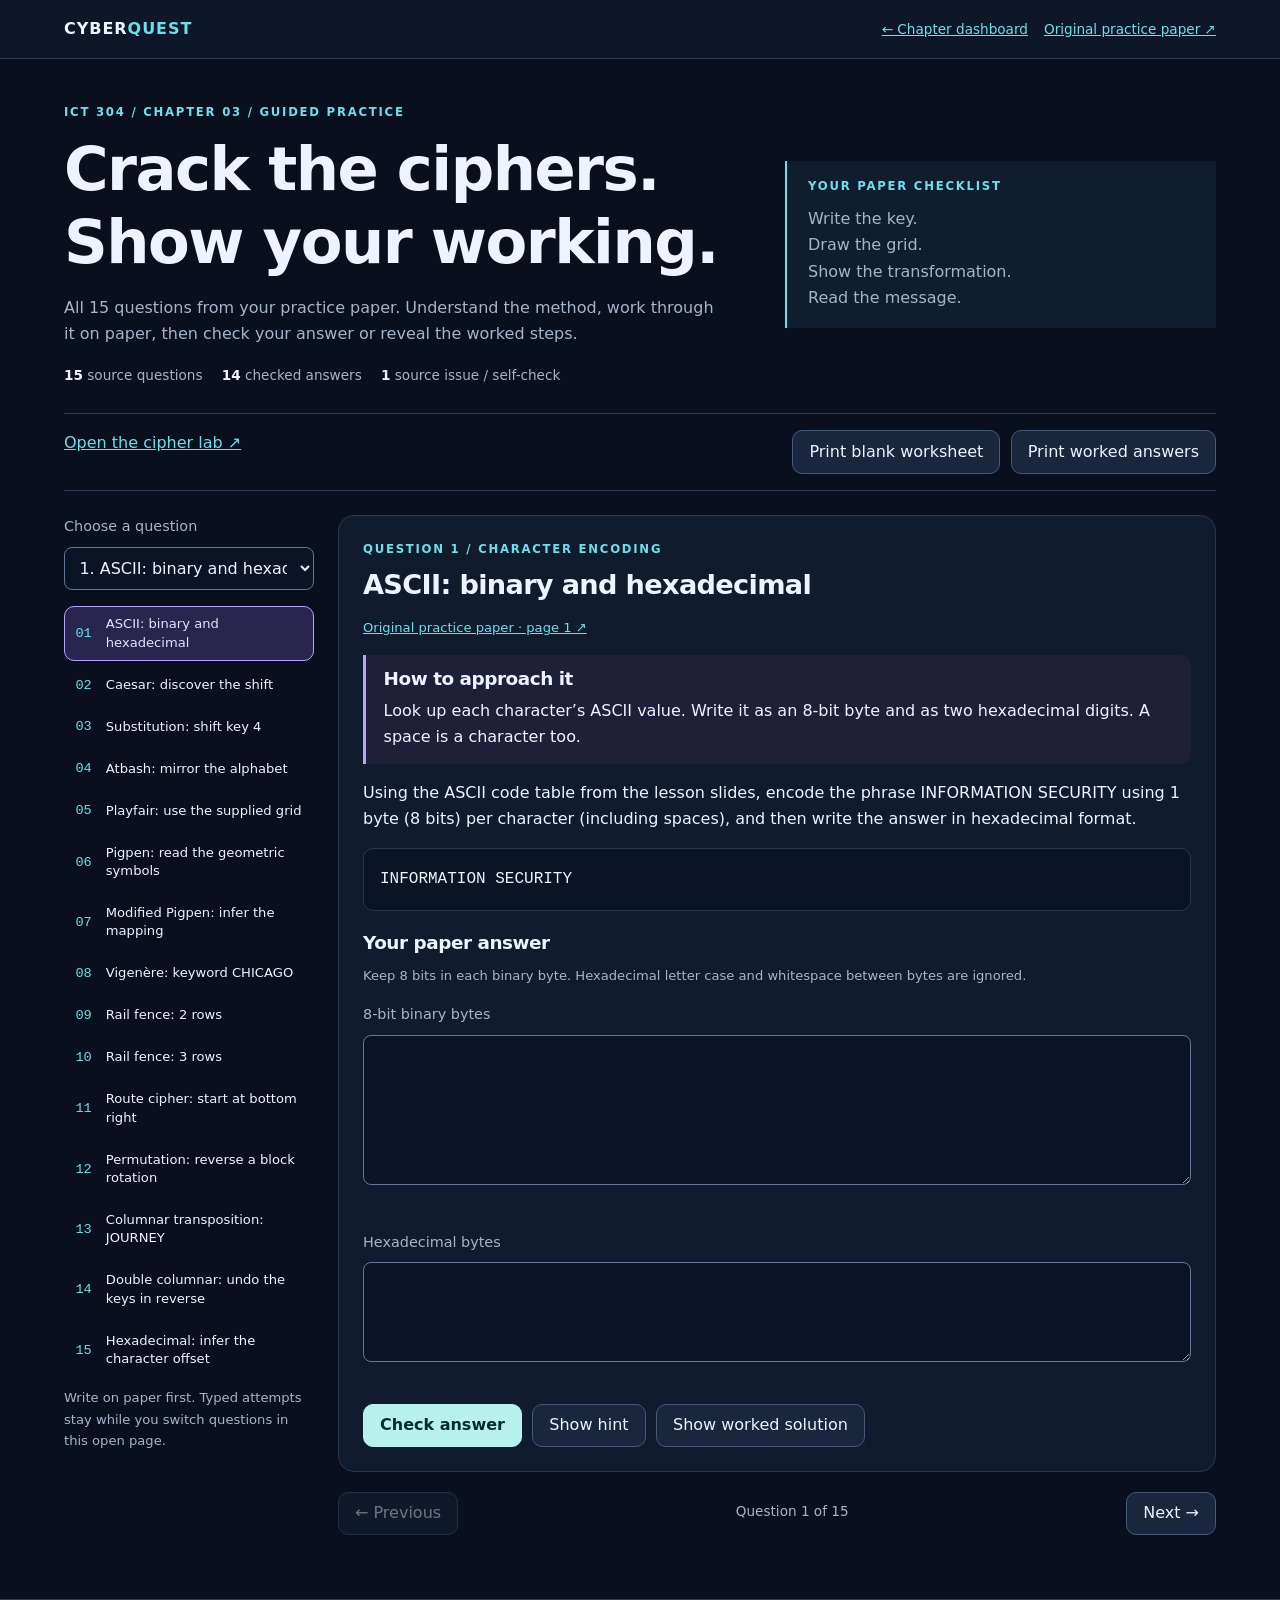
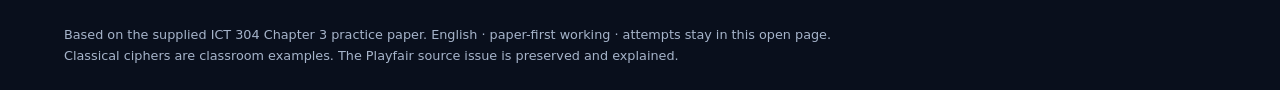
<file: chapter3-practice.html>
<!DOCTYPE html>
<html lang="en">
<head>
  <meta charset="UTF-8">
  <meta name="viewport" content="width=device-width, initial-scale=1">
  <meta name="description" content="Work through all 15 ICT 304 Chapter 3 practice questions on paper, with optional hints, checked answers, original diagrams, and worked solutions.">
  <title>Chapter 3 · Guided Practice | CyberQuest</title>
  <style>
    :root{color-scheme:dark;--bg:#090f1c;--panel:#111b2e;--line:#29384f;--muted:#a6b4ca;--text:#edf3ff;--cyan:#69e0ed;--purple:#b6a4ff;--green:#72e3b1;--red:#ffabb8}
    *{box-sizing:border-box}[hidden]{display:none!important}body{margin:0;background:var(--bg);color:var(--text);font:16px/1.65 system-ui,-apple-system,"Segoe UI",sans-serif}a{color:var(--cyan)}button,select,textarea{font:inherit}button,.button{border:1px solid #465976;border-radius:10px;background:#19263d;color:var(--text);padding:.6rem 1rem;cursor:pointer;text-decoration:none;display:inline-flex;align-items:center;justify-content:center;gap:.4rem;line-height:1.4}button:hover,.button:hover{background:#253755;border-color:var(--cyan)}button:disabled{opacity:.45;cursor:not-allowed}button.primary{background:#b8f0ec;color:#082b32;border-color:#b8f0ec;font-weight:700}button[aria-current=step]{background:#29254e;border-color:var(--purple);color:#e6e1ff}:focus-visible{outline:3px solid var(--cyan);outline-offset:4px}textarea,select{background:#0b1425;border:1px solid #647794;color:var(--text);border-radius:8px;padding:.65rem;width:100%;max-width:100%}textarea{resize:vertical;font:1rem/1.6 Consolas,"Courier New",monospace}textarea[aria-invalid=true]{border-color:var(--red)}textarea.good{border-color:var(--green)}label{display:block;margin:.5rem 0;color:var(--muted);font-size:.9rem}h1,h2,h3,h4{line-height:1.2;letter-spacing:-.025em}h1{font-size:clamp(2.2rem,5vw,3.8rem);margin:.7rem 0 1rem}h2{font-size:1.7rem;margin:.6rem 0 1rem}h3{font-size:1.15rem;margin:1.3rem 0 .7rem}h4{font-size:1rem;margin:1rem 0 .5rem}p{margin:.6rem 0 1rem}.wrap{max-width:1200px;margin:auto;padding:0 24px}.muted,.source{color:var(--muted)}.source{font-size:.82rem}.eyebrow{text-transform:uppercase;letter-spacing:.15em;font-size:.73rem;color:var(--cyan);font-weight:750}.brand{font-weight:900;letter-spacing:.06em;text-decoration:none;color:var(--text)}.brand span{color:var(--cyan)}header{border-bottom:1px solid var(--line);background:#0e1728}header .wrap{display:flex;justify-content:space-between;align-items:center;gap:1rem;padding-block:1rem}.top-links{display:flex;gap:1rem;font-size:.85rem}.skip{position:absolute;left:12px;top:-100px;background:white;color:black;padding:12px;z-index:10}.skip:focus{top:10px}.hero{padding:2.7rem 0 1.7rem;display:grid;grid-template-columns:1.6fr 1fr;gap:2rem;align-items:center}.hero p{color:var(--muted);max-width:650px}.hero-note{border-left:2px solid var(--cyan);padding:1rem 1.3rem;background:#101d2f}.hero-note p{margin-bottom:0}.stats{display:flex;gap:1.2rem;flex-wrap:wrap;font-size:.85rem;color:var(--muted)}.stats strong{color:var(--text)}.toolbar{display:flex;gap:.7rem;justify-content:space-between;flex-wrap:wrap;padding:1rem 0;border-block:1px solid var(--line);margin-bottom:1.5rem}.actions{display:flex;gap:.65rem;flex-wrap:wrap}.layout{display:grid;grid-template-columns:250px minmax(0,1fr);gap:1.5rem;align-items:start}.question-nav{position:sticky;top:16px}.question-nav label{margin-top:0}.question-list{display:grid;gap:.35rem;margin-top:1rem}.question-list button{justify-content:flex-start;text-align:left;font-size:.82rem;padding:.5rem .65rem;border-color:transparent;background:transparent}.question-list button[aria-current=step]{background:#29254e;border-color:var(--purple)}.nav-number{color:var(--cyan);font: .85rem Consolas,monospace;min-width:1.5rem}.panel{background:var(--panel);border:1px solid var(--line);border-radius:16px;padding:1.5rem;margin-bottom:1.2rem;min-width:0}#question-title{scroll-margin-top:16px}.method{border-left:3px solid var(--purple);background:#201f39;padding:.8rem 1.1rem;margin:1rem 0;border-radius:0 10px 10px 0}.method h3{margin:0 0 .5rem}.method p{margin:0}.callout{border-left:3px solid #edc27a;background:#30281e;padding:1rem;margin:1rem 0;border-radius:0 10px 10px 0}.callout p:last-child{margin-bottom:0}.ciphertext,.formula{background:#0b1425;border:1px solid var(--line);padding:1rem;border-radius:10px;font:1rem/1.8 Consolas,"Courier New",monospace;overflow-wrap:anywhere;white-space:pre-wrap}.formula{white-space:normal}.source-figure{margin:1rem 0;background:#fff;color:#172033;padding:.7rem;border-radius:10px}.source-figure img{width:100%;height:auto;display:block}.source-figure figcaption{font-size:.8rem;margin-top:.5rem;color:#34435b}.table-wrap{overflow-x:auto;max-width:100%;margin:1rem 0}.table-wrap:focus-visible{outline-offset:0}table{border-collapse:collapse;width:100%;font-size:.9rem}caption{text-align:left;font-size:.85rem;color:var(--muted);margin-bottom:.5rem}th,td{text-align:left;border-bottom:1px solid var(--line);padding:.45rem .5rem;vertical-align:top}th{color:var(--muted);font-size:.82rem}td.code,.code{font-family:Consolas,"Courier New",monospace;overflow-wrap:anywhere}.key-grid{max-width:320px}.key-grid td{font:1.1rem Consolas,monospace;border:1px solid #647794;text-align:center;padding:.6rem}.rail-table td{min-width:1.15rem;padding:.15rem;text-align:center;font: .85rem Consolas,monospace}.route-grid td{text-align:center;font:1rem Consolas,monospace;border:1px solid #647794}.reference{border:1px solid var(--line);border-radius:10px;padding:.8rem;margin:1rem 0}summary{cursor:pointer;color:var(--cyan);font-weight:650}.glyph-key{display:grid;grid-template-columns:repeat(9,minmax(0,1fr));gap:.35rem;margin-top:1rem}.glyph-key span{display:flex;align-items:center;justify-content:center;gap:.2rem;background:#0b1425;border-radius:6px;padding:.3rem}.glyph{width:30px;height:30px;flex-shrink:0;stroke:currentColor;fill:none;stroke-width:2}.glyph-key b{font-size:.85rem}.symbol-description{font-size:.85rem;overflow-wrap:anywhere}.field-note{font-size:.82rem;color:var(--muted)}.feedback{font-size:.9rem;min-height:1.5rem;margin:.3rem 0}.feedback.correct{color:var(--green)}.feedback.incorrect,.feedback.format,.feedback.empty{color:var(--red)}.hint{background:#20243c;padding:1rem;border-radius:10px;margin:1rem 0}.solution{margin-top:1.3rem;padding-top:.4rem;border-top:1px solid var(--line)}.answer{border-left:3px solid var(--green);padding:.8rem 1rem;background:#112a29;white-space:pre-wrap;overflow-wrap:anywhere}.question-controls{display:flex;justify-content:space-between;gap:1rem;margin-bottom:2rem}.question-controls p{margin:.5rem 0;color:var(--muted);font-size:.85rem}.ascii-template td{min-width:1.4rem;height:1.3rem;border:1px solid #647794}.ascii-template th{font-size:.75rem}.ascii-template{font-family:Consolas,monospace}footer{margin-top:2rem;border-top:1px solid var(--line);padding:1.5rem 0;color:var(--muted);font-size:.8rem}ul,ol{padding-left:1.4rem}li{margin:.4rem 0}#print-area{display:none}
    .layout>div,.question-nav{min-width:0}.panel p,.print-question p{overflow-wrap:anywhere}.answer-line{height:1.8rem;border-bottom:1px solid #9aa7b9;margin-bottom:.6rem}
    @media(max-width:850px){.hero{grid-template-columns:1fr;gap:1rem}.hero-note{max-width:650px}.layout{grid-template-columns:1fr}.question-nav{position:static}.question-list{display:none}.question-nav select{max-width:100%}}
    @media(max-width:520px){.wrap{padding-inline:16px}header .wrap{align-items:flex-start}.top-links{flex-direction:column;align-items:flex-end;gap:.25rem}.hero{padding-top:1.7rem}.panel{padding:1rem}.toolbar .actions{width:100%}.toolbar button{flex:1;font-size:.85rem}.glyph-key{grid-template-columns:repeat(4,minmax(0,1fr))}.question-controls{align-items:center}.question-controls p{display:none}th,td{padding:.35rem}.source-figure{padding:.4rem}.ciphertext{font-size:.92rem}}
    body.print-preview{background:#e5e7eb;color:#172033}body.print-preview>header,body.print-preview>main,body.print-preview>footer,body.print-preview>.skip{display:none}body.print-preview #print-area{display:block;max-width:850px;margin:24px auto;background:white;padding:32px;font:16px/1.5 Georgia,serif}body.print-preview #print-area *{color:#172033;background:white;border-color:#b7c0cf}body.print-preview caption{color:#34435b}.print-controls{display:flex;gap:.7rem;flex-wrap:wrap;border-bottom:1px solid #b7c0cf;padding-bottom:1rem}.print-question{border-bottom:1px solid #aaa;padding:1rem 0}.work-box{height:140px;border:1px solid #aaa;margin:1rem 0}.print-question h2{font-size:1.3rem}.print-question .source-figure{max-width:100%}.print-question .solution{border-top:none}.print-question .answer{font-weight:bold}.print-question .glyph-key{display:none}
    @media print{*{color:#000!important;background:#fff!important;box-shadow:none!important}body>header,body>main,body>footer,body>.skip,.print-controls{display:none!important}body #print-area,body.print-preview #print-area{display:block!important;padding:0;margin:0;max-width:none;font:10pt/1.4 Georgia,serif}#print-area h1{font-size:20pt}#print-area h2{font-size:14pt;break-after:avoid}#print-area h3{font-size:11pt;break-after:avoid}#print-area h4{break-after:avoid}#print-area p,#print-area li{orphans:3;widows:3}#print-area table{font-size:8pt}#print-area tr{break-inside:avoid}#print-area th{font-size:7.5pt}#print-area th,#print-area td{padding:3pt}#print-area .rail-table td{font-size:7pt;min-width:0;padding:1pt}#print-area .ciphertext,#print-area .formula{font-size:8.5pt;padding:6pt;line-height:1.5}#print-area .table-wrap{overflow:visible}#print-area .source-figure{break-inside:avoid;padding:0}#print-area .source-figure img{max-height:65mm;object-fit:contain}#print-area .callout{break-inside:avoid;padding:6pt}#print-area .answer{break-inside:avoid;padding:6pt}#print-area .work-box{break-inside:avoid;height:35mm}#print-area a{text-decoration:none}@page{size:A4;margin:15mm}}
  </style>
  <script src="chapter3-practice-data.js?v=20261015-1" defer></script>
  <script src="chapter3-practice.js?v=20261015-1" defer></script>
</head>
<body>
  <a class="skip" href="#main-content">Skip to practice questions</a>
  <header><div class="wrap"><a class="brand" href="index.html">CYBER<span>QUEST</span></a><div class="top-links"><a href="index.html">← Chapter dashboard</a><a href="ICT304%20Chapter%203%20Practice%20Questions.pdf" target="_blank" rel="noopener">Original practice paper ↗</a></div></div></header>
  <main class="wrap" id="main-content">
    <section class="hero" aria-labelledby="page-title"><div><div class="eyebrow">ICT 304 / Chapter 03 / Guided practice</div><h1 id="page-title">Crack the ciphers.<br>Show your working.</h1><p>All 15 questions from your practice paper. Understand the method, work through it on paper, then check your answer or reveal the worked steps.</p><div class="stats"><span><strong>15</strong> source questions</span><span><strong>14</strong> checked answers</span><span><strong>1</strong> source issue / self-check</span></div></div><aside class="hero-note"><div class="eyebrow">Your paper checklist</div><p>Write the key.<br>Draw the grid.<br>Show the transformation.<br>Read the message.</p></aside></section>
    <div class="toolbar"><a href="index.html#view-lab">Open the cipher lab ↗</a><div class="actions"><button id="print-worksheet">Print blank worksheet</button><button id="print-answers">Print worked answers</button></div></div>
    <div class="layout">
      <nav class="question-nav" aria-label="Practice questions"><label for="question-select">Choose a question</label><select id="question-select"></select><div id="question-list" class="question-list"></div><p class="field-note">Write on paper first. Typed attempts stay while you switch questions in this open page.</p></nav>
      <div><article id="question-panel" class="panel" aria-labelledby="question-title"></article><div class="question-controls"><button id="previous-question">← Previous</button><p id="question-position" aria-live="polite"></p><button id="next-question">Next →</button></div></div>
    </div>
    <noscript><section class="panel"><h2>Practice on paper</h2><p>Enable JavaScript for guided questions, or <a href="ICT304%20Chapter%203%20Practice%20Questions.pdf">open the original PDF</a>.</p></section></noscript>
  </main>
  <section id="print-area" aria-label="Printable Chapter 3 practice material"></section>
  <footer><div class="wrap">Based on the supplied ICT 304 Chapter 3 practice paper. English · paper-first working · attempts stay in this open page.<br>Classical ciphers are classroom examples. The Playfair source issue is preserved and explained.</div></footer>
</body>
</html>
</file>
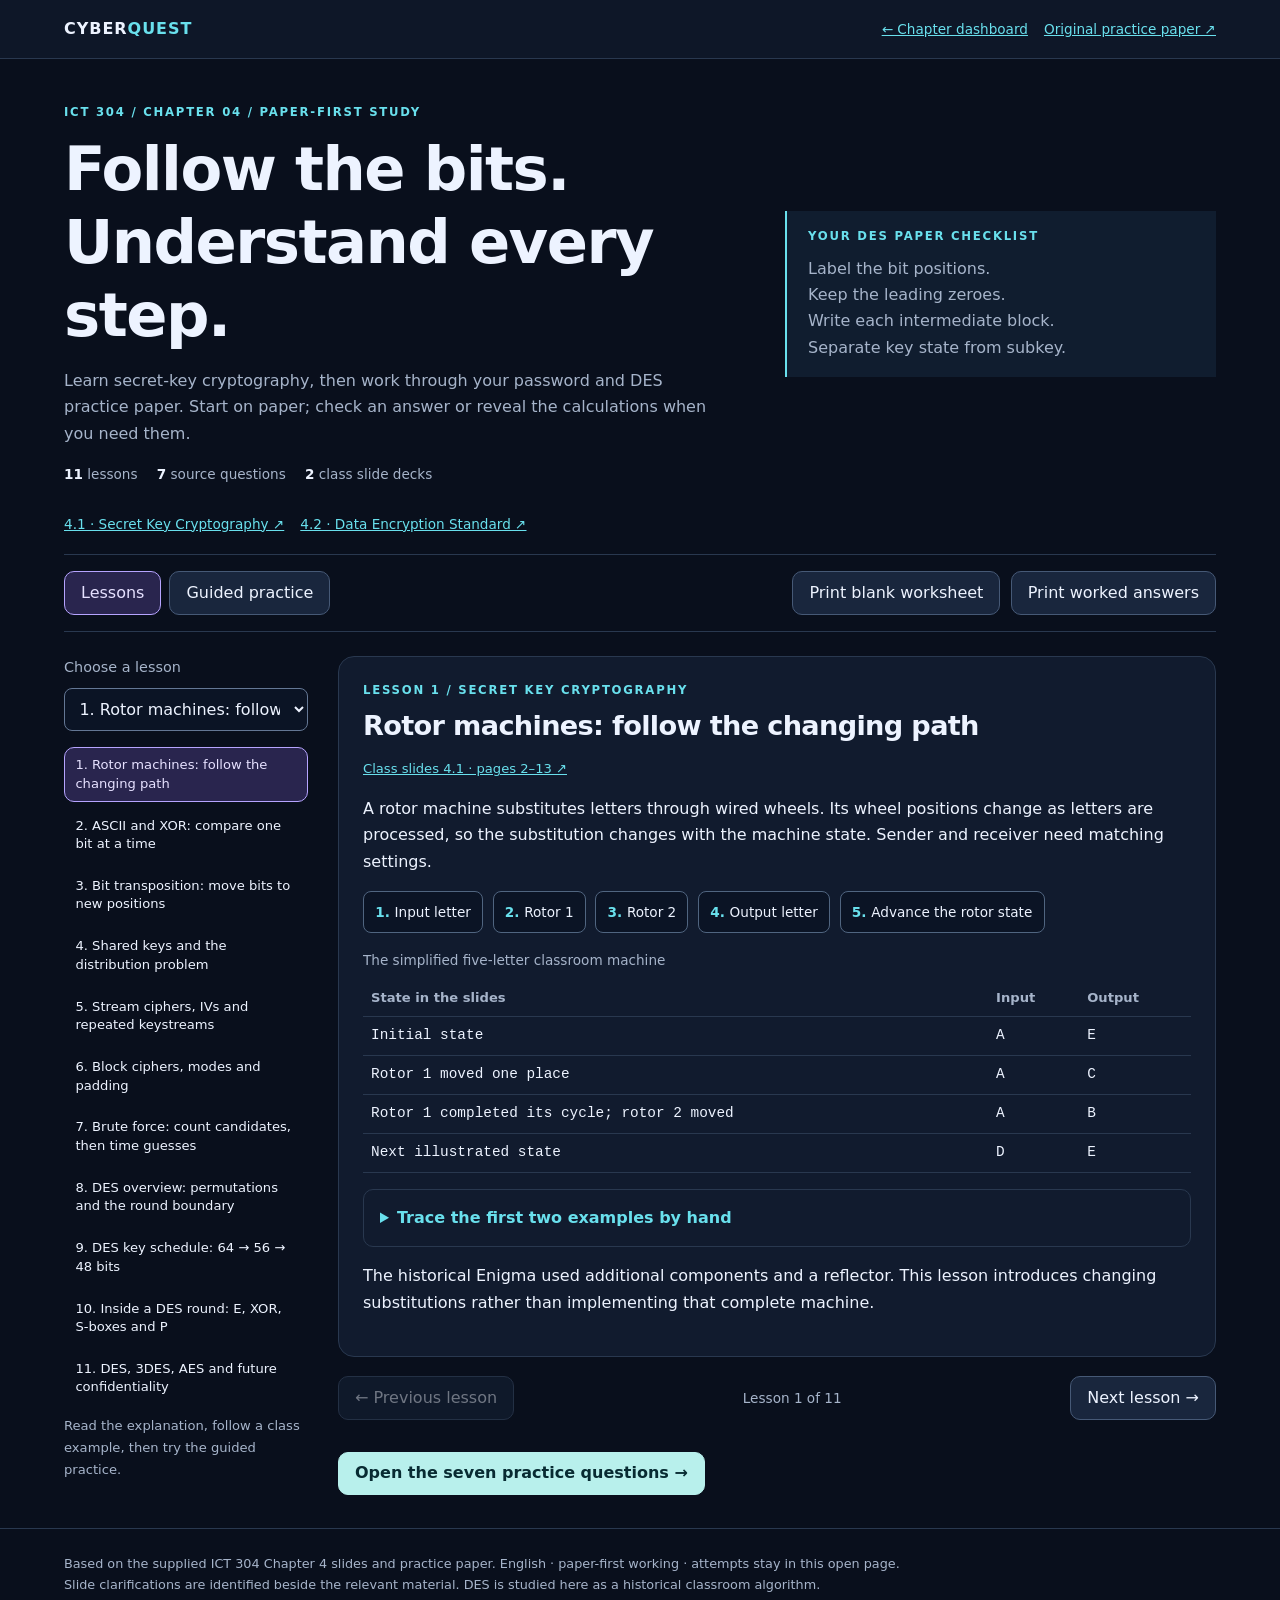
<file: chapter4.html>
<!DOCTYPE html>
<html lang="en">
<head>
  <meta charset="UTF-8">
  <meta name="viewport" content="width=device-width, initial-scale=1">
  <meta name="description" content="Study secret-key cryptography and DES with paper-first lessons, seven guided practice questions, exact worked steps and printable worksheets for ICT 304.">
  <title>Chapter 4 · Secret Key Cryptography &amp; DES | CyberQuest</title>
  <link rel="stylesheet" href="chapter4.css?v=20261016-1">
  <script src="chapter4-math.js?v=20261016-1" defer></script>
  <script src="chapter4-content.js?v=20261016-1" defer></script>
  <script src="chapter4.js?v=20261016-1" defer></script>
</head>
<body>
  <a class="skip" href="#main-content">Skip to study content</a>
  <header><div class="wrap"><a class="brand" href="index.html">CYBER<span>QUEST</span></a><div class="top-links"><a href="index.html">← Chapter dashboard</a><a href="ICT304%20Chapter%204%20Practice%20Questions.pdf" target="_blank" rel="noopener">Original practice paper ↗</a></div></div></header>
  <main class="wrap" id="main-content">
    <section class="hero" aria-labelledby="page-title"><div><div class="eyebrow">ICT 304 / Chapter 04 / Paper-first study</div><h1 id="page-title">Follow the bits.<br>Understand every step.</h1><p>Learn secret-key cryptography, then work through your password and DES practice paper. Start on paper; check an answer or reveal the calculations when you need them.</p><div class="stats"><span><strong>11</strong> lessons</span><span><strong>7</strong> source questions</span><span><strong>2</strong> class slide decks</span></div></div><aside class="hero-note"><div class="eyebrow">Your DES paper checklist</div><p>Label the bit positions.<br>Keep the leading zeroes.<br>Write each intermediate block.<br>Separate key state from subkey.</p></aside></section>
    <div class="source-links" aria-label="Chapter 4 source documents"><a href="Chapter%204.1%20-%20Secret%20Key%20Cryptography.pdf" target="_blank" rel="noopener">4.1 · Secret Key Cryptography ↗</a><a href="Chapter%204.2%20-%20Data%20Encryption%20Standard.pdf" target="_blank" rel="noopener">4.2 · Data Encryption Standard ↗</a></div>
    <div class="toolbar"><div class="view-buttons" role="group" aria-label="Chapter 4 views"><button id="show-lessons" aria-pressed="true">Lessons</button><button id="show-practice" aria-pressed="false">Guided practice</button></div><div class="actions"><button id="print-worksheet">Print blank worksheet</button><button id="print-answers">Print worked answers</button></div></div>
    <section id="lessons-view" aria-label="Chapter 4 lessons"><div class="layout"><nav class="question-nav" aria-label="Lessons"><label for="lesson-select">Choose a lesson</label><select id="lesson-select"></select><div id="lesson-list" class="question-list"></div><p class="field-note">Read the explanation, follow a class example, then try the guided practice.</p></nav><div><article id="lesson-panel" class="panel" aria-labelledby="lesson-title"></article><div class="question-controls"><button id="previous-lesson">← Previous lesson</button><p id="lesson-position" aria-live="polite"></p><button id="next-lesson">Next lesson →</button></div><button id="start-practice" class="primary">Open the seven practice questions →</button></div></div></section>
    <section id="practice-view" aria-label="Guided Chapter 4 practice" hidden><div class="layout"><nav class="question-nav" aria-label="Practice questions"><label for="question-select">Choose a question</label><select id="question-select"></select><div id="question-list" class="question-list"></div><p class="field-note">Typed attempts and your hint/solution choices stay while switching questions in this open page.</p></nav><div><article id="question-panel" class="panel" aria-labelledby="question-title"></article><div class="question-controls"><button id="previous-question">← Previous</button><p id="question-position" aria-live="polite"></p><button id="next-question">Next →</button></div></div></div></section>
    <noscript><section class="panel"><h2>Study from the original PDFs</h2><p>Enable JavaScript for the lessons and answer checker. All three original PDFs remain available through the links above.</p></section></noscript>
  </main>
  <section id="print-area" aria-label="Printable Chapter 4 practice material"></section>
  <footer><div class="wrap">Based on the supplied ICT 304 Chapter 4 slides and practice paper. English · paper-first working · attempts stay in this open page.<br>Slide clarifications are identified beside the relevant material. DES is studied here as a historical classroom algorithm.</div></footer>
</body>
</html>
</file>
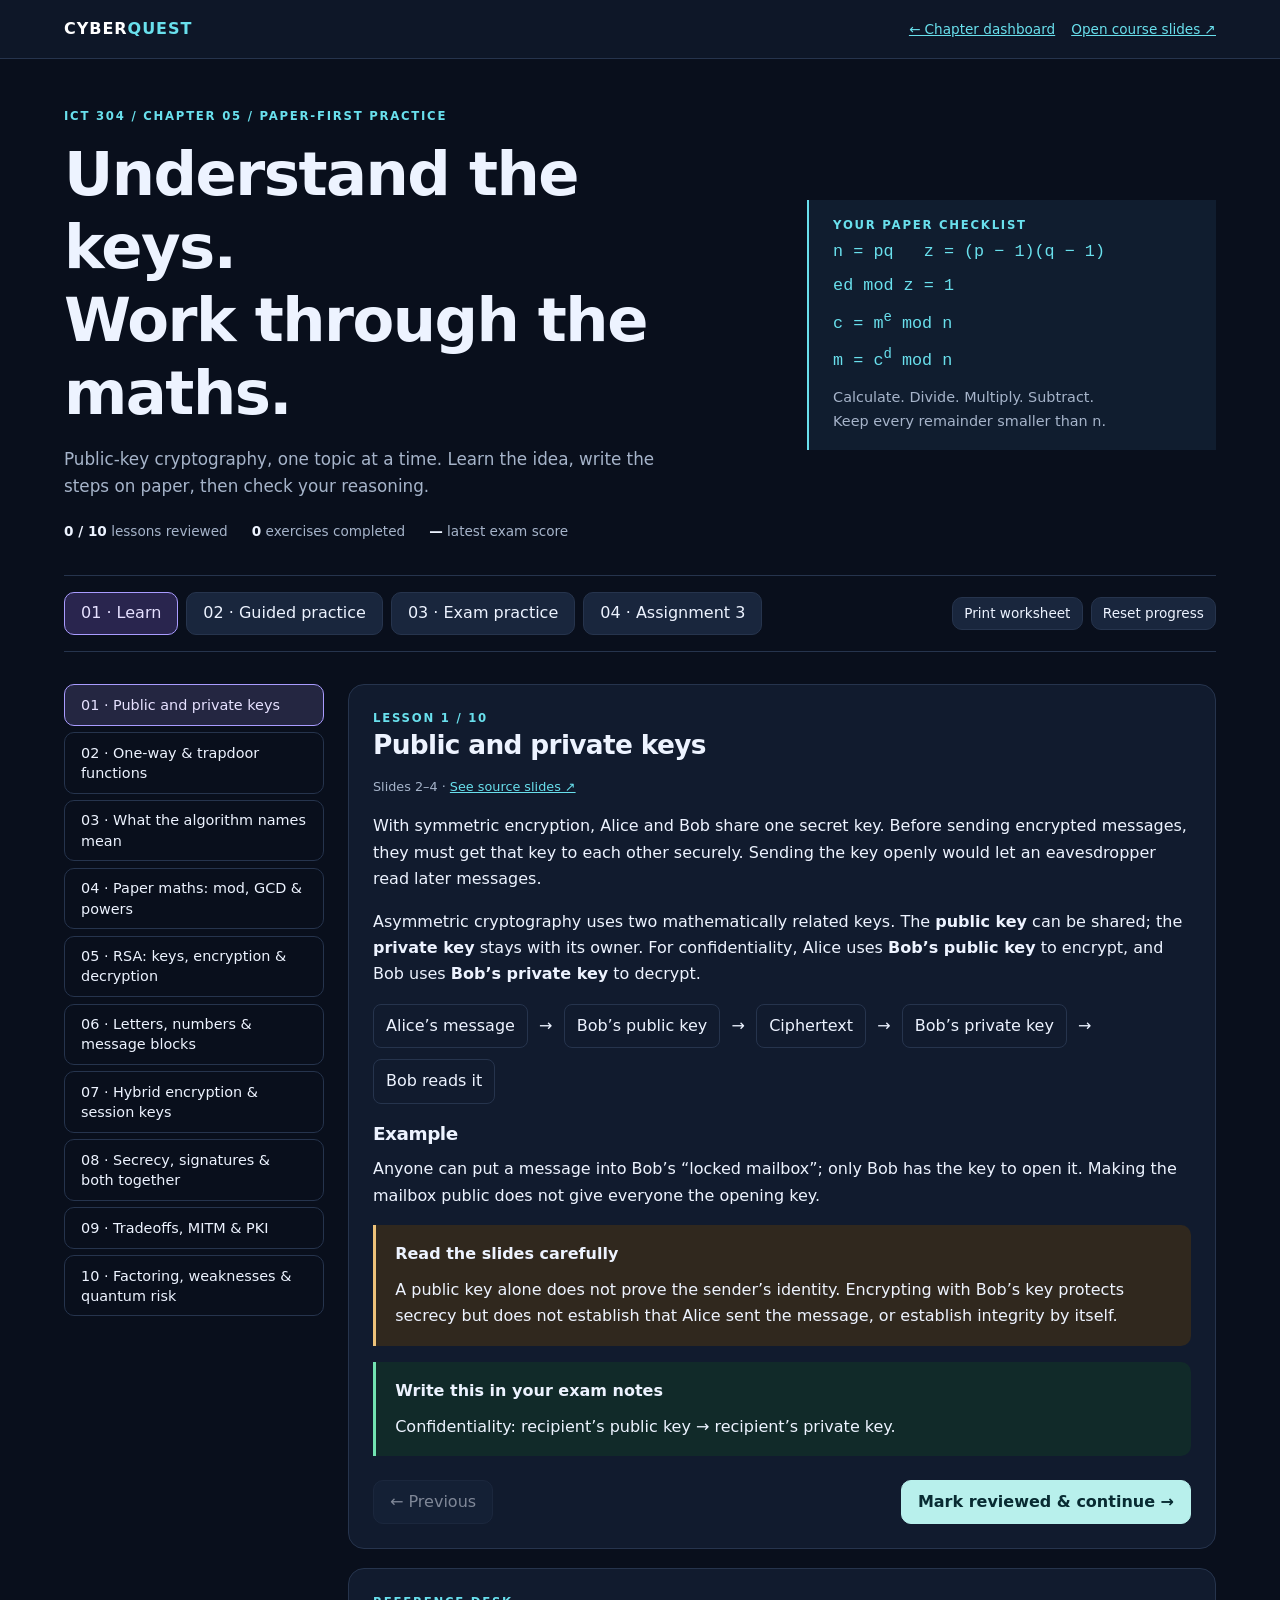
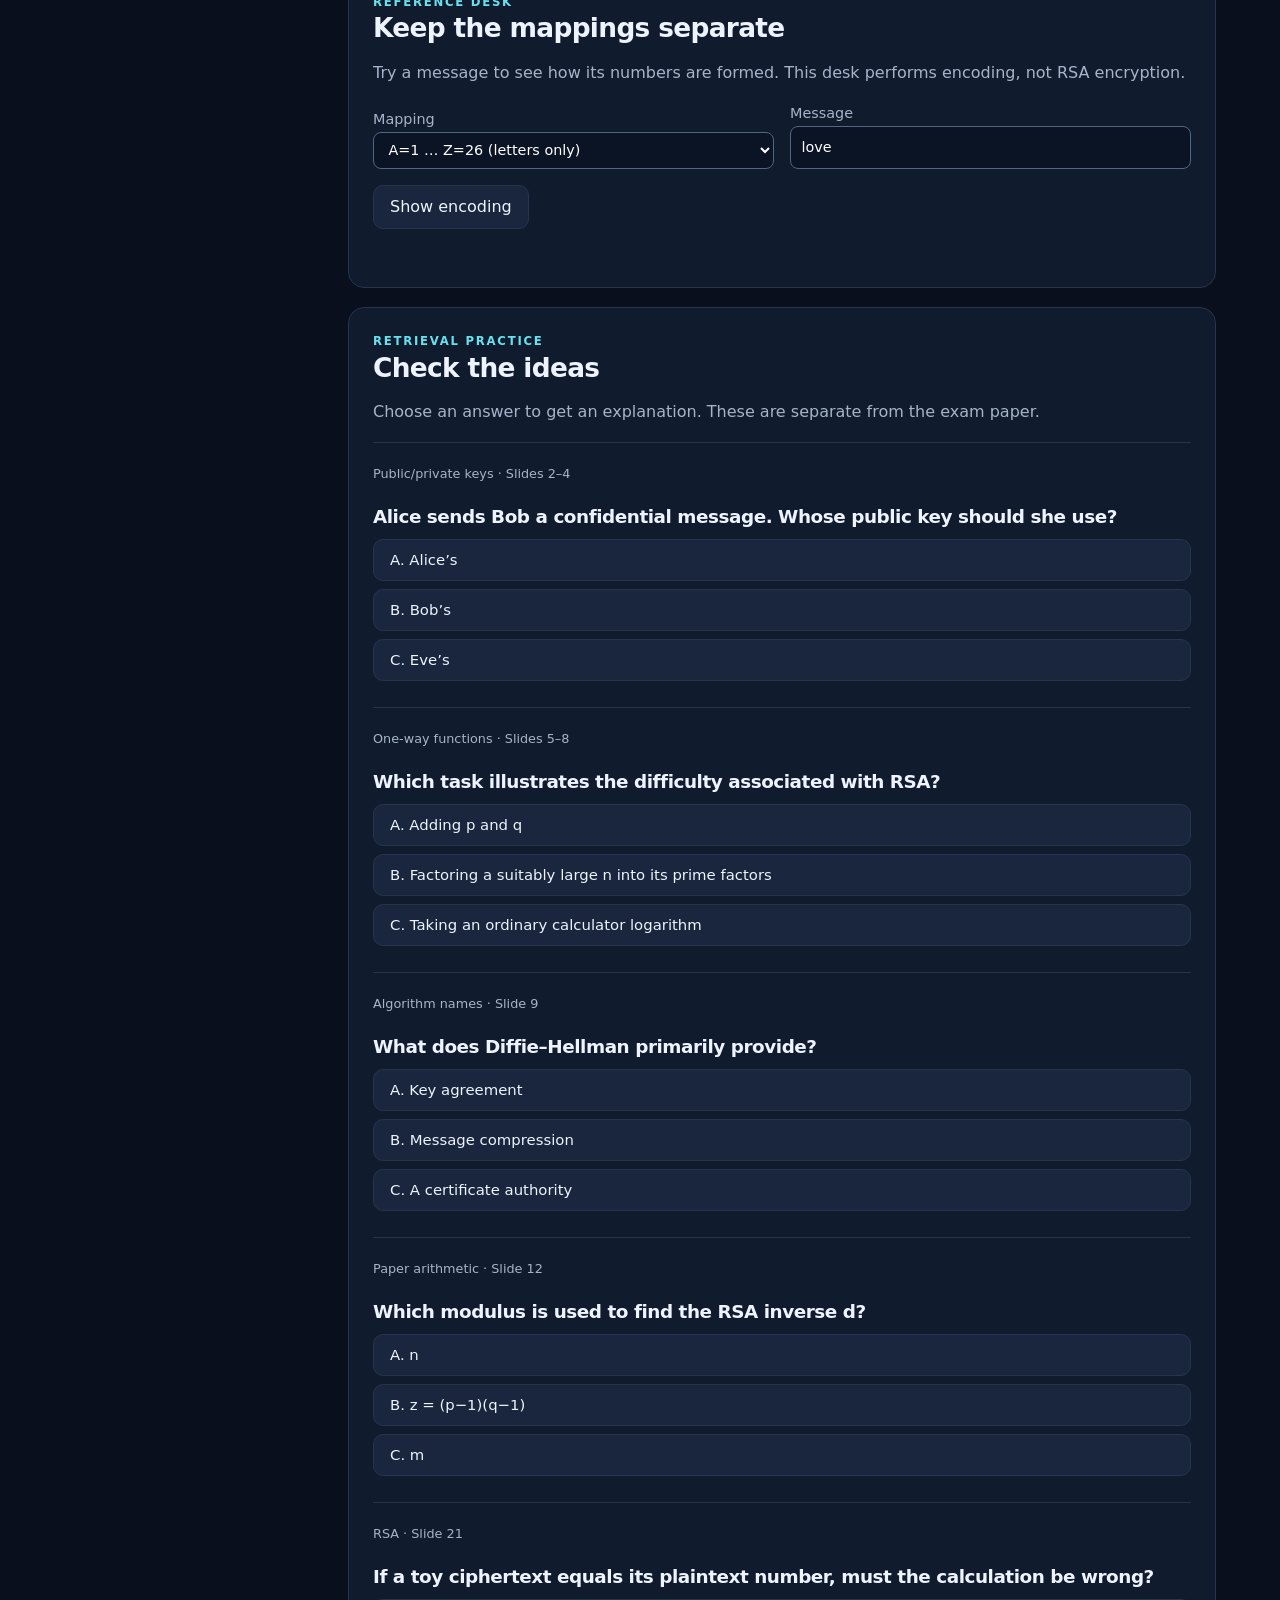
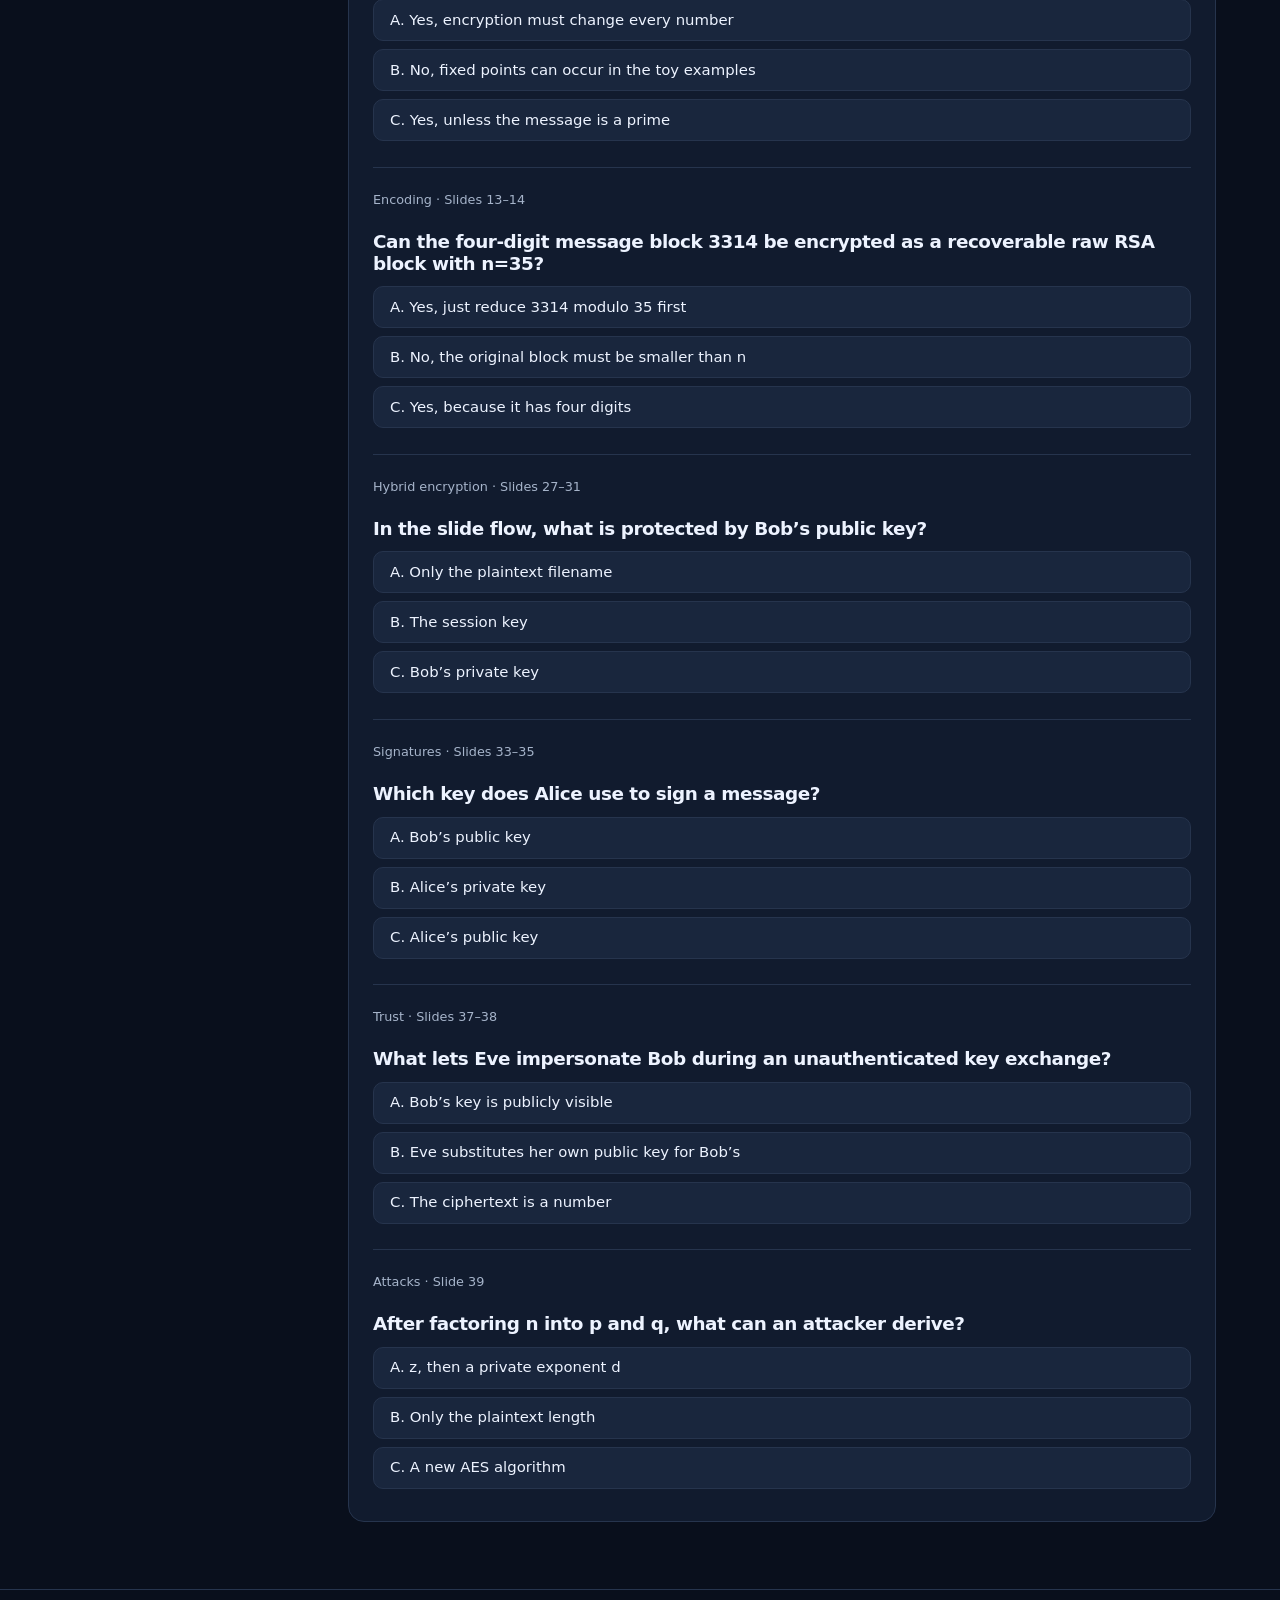
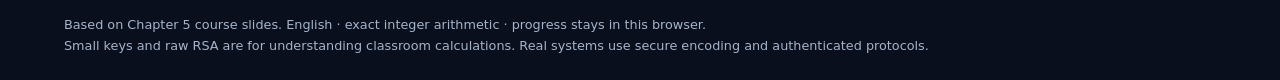
<file: chapter5.html>
<!DOCTYPE html>
<html lang="en">
<head>
  <meta charset="UTF-8">
  <meta name="viewport" content="width=device-width, initial-scale=1">
  <meta name="description" content="Learn public-key cryptography and practise RSA by hand. Slide-based lessons, guided calculations, exam practice, and printable worksheets for ICT 304.">
  <title>Chapter 5 · Public Key Cryptography | CyberQuest</title>
  <style>
    :root{color-scheme:dark;--bg:#090f1c;--panel:#111b2e;--line:#26344d;--muted:#a6b4ca;--text:#edf3ff;--cyan:#69e0ed;--purple:#a99cff;--green:#72e3b1;--red:#ffabb8}
    *{box-sizing:border-box}body{margin:0;background:var(--bg);color:var(--text);font:16px/1.65 system-ui,-apple-system,"Segoe UI",sans-serif}a{color:var(--cyan)}button,input,select,textarea{font:inherit}button,.button{border:1px solid var(--line);border-radius:10px;background:#19263d;color:var(--text);padding:.6rem 1rem;cursor:pointer;text-decoration:none;display:inline-flex;align-items:center;justify-content:center;gap:.4rem;line-height:1.4}button:hover,.button:hover{background:#253755;border-color:#60759a}button:disabled{opacity:.5;cursor:not-allowed}button.primary,.button.primary{background:#b8f0ec;color:#082b32;border-color:#b8f0ec;font-weight:700}button.active{background:#29254e;border-color:var(--purple);color:#e6e1ff}button.small{padding:.35rem .7rem;font-size:.85rem}button.text{background:transparent;color:var(--cyan)}input,select,textarea{background:#0b1425;border:1px solid #536580;color:white;border-radius:8px;padding:.55rem .65rem;max-width:100%}input[readonly]{background:#19263d;color:#c8d4e8}input:focus,select:focus,textarea:focus{outline:2px solid var(--cyan);outline-offset:2px}:focus-visible{outline:3px solid var(--cyan);outline-offset:4px}input.bad{border-color:var(--red)}input.good{border-color:var(--green)}input[type=text]{width:100%}label{display:block;color:var(--muted);font-size:.9rem}h1,h2,h3,h4{line-height:1.2;letter-spacing:-.025em}h1{font-size:clamp(2.2rem,5vw,3.8rem);margin:.7rem 0 1rem;max-width:800px}h2{font-size:1.65rem;margin:0 0 1rem}h3{font-size:1.15rem;margin:1.2rem 0 .7rem}p{margin:.6rem 0 1rem}small,.muted{color:var(--muted)}code,.math,.number{font-family:Consolas,"Courier New",monospace}.math{font-size:1.05rem}.eyebrow{text-transform:uppercase;letter-spacing:.15em;font-size:.73rem;color:var(--cyan);font-weight:750}.tag{display:inline-block;border:1px solid var(--line);padding:.15rem .6rem;border-radius:100px;font-size:.75rem;color:var(--muted)}[hidden]{display:none!important}.skip{position:absolute;left:12px;top:-100px;background:white;color:black;padding:12px;z-index:100}.skip:focus{top:10px}
    header{border-bottom:1px solid var(--line);background:#0e1728}header .wrap{display:flex;justify-content:space-between;align-items:center;gap:1rem;padding-block:1rem}.brand{font-weight:900;letter-spacing:.06em;text-decoration:none;color:white}.brand span{color:var(--cyan)}.wrap{max-width:1200px;margin:auto;padding:0 24px}.top-links{display:flex;gap:1rem;align-items:center;font-size:.85rem}.hero{padding:3rem 0 2rem;display:grid;grid-template-columns:1.7fr 1fr;gap:3rem;align-items:center}.hero p{max-width:640px;font-size:1.05rem;color:var(--muted)}.hero-note{border-left:2px solid var(--cyan);padding:1rem 1.5rem;background:#101d2f}.hero-note .math{color:var(--cyan);line-height:2}.hero-note p{font-size:.9rem;margin-bottom:0}.stats{display:flex;flex-wrap:wrap;gap:1.5rem;margin-top:1.2rem;font-size:.85rem;color:var(--muted)}.stats strong{color:var(--text)}.toolbar{display:flex;align-items:center;justify-content:space-between;gap:1rem;flex-wrap:wrap;padding:1rem 0;border-block:1px solid var(--line);margin-bottom:2rem}.tabs{display:flex;gap:.5rem;flex-wrap:wrap}.tools{display:flex;gap:.5rem;flex-wrap:wrap}.view{padding-bottom:3rem}.lesson-layout{display:grid;grid-template-columns:260px minmax(0,1fr);gap:1.5rem}.lesson-nav{display:grid;align-content:start;gap:.4rem;position:sticky;top:16px}.lesson-nav button{text-align:left;justify-content:flex-start;background:transparent;font-size:.9rem}.lesson-nav button.active{background:#242641}.lesson-nav .done{color:var(--green);margin-left:auto}.panel{background:var(--panel);border:1px solid var(--line);border-radius:16px;padding:1.5rem;margin-bottom:1.2rem}.callout{border-left:3px solid var(--purple);background:#201f39;padding:1rem 1.2rem;margin:1rem 0;border-radius:0 10px 10px 0}.callout.good{border-color:var(--green);background:#112a29}.callout.warn{border-color:#edc27a;background:#30281e}.callout p:last-child{margin-bottom:0}.formula{background:#0b1425;border:1px solid var(--line);padding:1rem;border-radius:10px;line-height:2;overflow-wrap:anywhere}.flow{display:flex;flex-wrap:wrap;gap:.7rem;align-items:center}.flow span{padding:.5rem .75rem;border:1px solid var(--line);border-radius:8px}.lesson-bottom{display:flex;gap:.7rem;flex-wrap:wrap;justify-content:space-between;margin-top:1.5rem}.two-col{display:grid;grid-template-columns:1fr 1fr;gap:1rem}.grid-fields{display:grid;grid-template-columns:repeat(4,minmax(0,1fr));gap:1rem}.control-row{display:flex;flex-wrap:wrap;gap:1rem;align-items:end;margin-bottom:1rem}.control-row label{flex:1;min-width:160px}.control-row select{width:100%}.actions{display:flex;gap:.65rem;flex-wrap:wrap;margin-top:1rem}.status{font-size:.9rem;min-height:1.5rem;margin-top:.65rem}.status.error{color:var(--red)}.status.success{color:var(--green)}.hint{margin-top:.8rem;padding:1rem;background:#20243c;border-radius:8px;color:#dcd6fc}.source{font-size:.8rem;color:var(--muted)}.table-wrap{overflow:auto}table{border-collapse:collapse;width:100%;margin:.6rem 0}th,td{text-align:left;border-bottom:1px solid var(--line);padding:.65rem .5rem;vertical-align:top}th{color:var(--muted);font-size:.8rem;font-weight:650}table input[type=text]{min-width:100px;max-width:170px}.trace-line{display:block;font-family:Consolas,"Courier New",monospace;overflow-wrap:anywhere;line-height:1.9}.trace-line em{color:var(--cyan);font-style:normal}.answer-details{margin:1rem 0;border:1px solid var(--line);border-radius:10px;padding:.75rem 1rem}summary{cursor:pointer;color:var(--cyan);font-weight:650}.step-head{display:flex;justify-content:space-between;gap:1rem;align-items:start}.step-num{color:var(--purple);font-size:.8rem;font-weight:700;text-transform:uppercase;letter-spacing:.06em}.exercise-prompt{font-size:1.08rem;color:#dce7fa}.correct{color:var(--green)}.incorrect{color:var(--red)}.option{display:block;width:100%;text-align:left;justify-content:flex-start;margin:.5rem 0;font-size:.93rem}.quiz-card{border-top:1px solid var(--line);padding:1.1rem 0}.quiz-card:last-child{padding-bottom:0}.field-note{font-size:.78rem;color:var(--muted)}.exam-question{padding:1.25rem 0;border-top:1px solid var(--line)}.exam-question h3{margin-top:0}.exam-fields{display:grid;grid-template-columns:repeat(3,minmax(0,1fr));gap:.8rem}.exam-fields .wide{grid-column:1/-1}.feedback{margin-top:.6rem;font-size:.9rem}.empty-state{padding:2rem;text-align:center;border:1px dashed var(--line);border-radius:12px;color:var(--muted)}.storage-notice{color:#edc27a;margin:1rem 0;font-size:.85rem}footer{border-top:1px solid var(--line);padding:1.5rem 0;color:var(--muted);font-size:.8rem}ul,ol{padding-left:1.35rem}li{margin:.5rem 0}#print-area{display:none}
    @media(max-width:820px){.hero{grid-template-columns:1fr;gap:1rem}.hero-note{max-width:580px}.lesson-layout{grid-template-columns:1fr}.lesson-nav{position:static;grid-template-columns:1fr 1fr}.two-col{grid-template-columns:1fr}.grid-fields{grid-template-columns:1fr 1fr}}
    @media(max-width:520px){.wrap{padding-inline:16px}header .wrap{align-items:flex-start}.top-links{flex-direction:column;align-items:flex-end;gap:.2rem}.hero{padding-top:2rem}.panel{padding:1rem}.lesson-nav{grid-template-columns:1fr}.tabs{display:grid;grid-template-columns:1fr 1fr 1fr;width:100%;gap:.3rem}.tabs button{font-size:.8rem;padding:.65rem .35rem}.tools{width:100%}.exam-fields{grid-template-columns:1fr 1fr}.stats{gap:.75rem}.step-head{flex-wrap:wrap}}
    @media print{*{color:black!important;background:white!important;box-shadow:none!important}body>header,body>main,body>footer,body>.skip{display:none!important}#print-area{display:block!important;font:11pt/1.45 Georgia,serif;padding:0}#print-area h1{font-size:21pt}#print-area h2{font-size:16pt}#print-area h3{font-size:12pt}#print-area .print-question{break-inside:avoid;border-bottom:1px solid #aaa;padding:12pt 0}#print-area .work-box{height:110pt;border:1px solid #aaa;margin-top:10pt}#print-area .trace-line{font-size:9pt}#print-area .answer-details{border:none;padding:0}#print-area a{text-decoration:none}#print-area .page-break{break-before:page}@page{size:A4;margin:16mm}}
    .hero.exam-hero{grid-template-columns:1fr}body.print-preview{background:#e5e7eb;color:#172033}body.print-preview>header,body.print-preview>main,body.print-preview>footer,body.print-preview>.skip{display:none}body.print-preview #print-area{display:block;max-width:850px;margin:24px auto;background:white;padding:32px;font:16px/1.5 Georgia,serif}body.print-preview #print-area *{color:#172033;background:white;border-color:#c3cbd6;box-shadow:none}body.print-preview #print-area .callout{border-left-color:#6d7d96}body.print-preview .print-question{border-bottom:1px solid #c3cbd6;padding:16px 0}body.print-preview .work-box{height:150px;border:1px solid #c3cbd6;margin-top:12px}.print-controls{display:flex;gap:12px;flex-wrap:wrap;border-bottom:1px solid #c3cbd6;padding-bottom:16px;margin-bottom:20px}
    @media print{.print-controls{display:none!important}body #print-area,body.print-preview #print-area{padding:0;margin:0;max-width:none;font:11pt/1.45 Georgia,serif}body.print-preview #print-area .work-box{height:110pt}body.print-preview #print-area *{color:black!important}}
    .assignment-mapping-grid{display:grid;grid-template-columns:repeat(13,minmax(0,1fr));gap:.65rem}.assignment-mapping-grid label{text-align:center;color:var(--text)}.assignment-mapping-grid input{width:100%;min-width:0;padding:.45rem .2rem;text-align:center}.assignment-sequence{overflow-wrap:anywhere;word-break:break-word}.assignment-step{scroll-margin-top:16px}.assignment-table th,.assignment-table td{text-align:center}.assignment-table th:first-child,.assignment-table td:first-child{text-align:left}
    @media(max-width:820px){.assignment-mapping-grid{grid-template-columns:repeat(7,minmax(0,1fr))}}
    @media(max-width:520px){.assignment-mapping-grid{grid-template-columns:repeat(4,minmax(0,1fr))}.tabs{grid-template-columns:1fr 1fr}}
    @media print{#print-area .assignment-trace{break-inside:avoid;margin-block:12pt}#print-area .assignment-mapping-grid{grid-template-columns:repeat(13,minmax(0,1fr))}#print-area th,#print-area td{padding:4pt}#print-area .panel{padding:0;border:none}#print-area .assignment-table{font-size:9pt}}
    .worked-reduction .trace-line+.trace-line{margin-top:.35rem}.reduction-group{margin:1.1rem 0}.reduction-group h4{font-size:1rem;margin:.5rem 0}.worked-reduction{scroll-margin-top:16px}
    .calc-step{background:#0b1425;border:1px solid var(--line);border-radius:10px;padding:.9rem 1rem;margin:.6rem 0}.calc-step p{margin:.3rem 0}.calc-step .calc-label{color:var(--cyan);font-weight:700;font-size:.85rem;text-transform:uppercase;letter-spacing:.04em}.calc-step .calc-check{color:var(--muted);font-size:.9rem}
    .choice-group{display:flex;flex-wrap:wrap;gap:.45rem;margin-top:.35rem}.choice-group button{min-width:44px;padding:.4rem .65rem;font-size:.92rem}.choice-group button.active{background:#29254e;border-color:var(--purple);color:#e6e1ff;font-weight:700}
    @media print{#print-area .assignment-trace{break-inside:auto}#print-area .worked-reduction,#print-area .calc-step{break-inside:avoid;padding:6pt;line-height:1.45}#print-area .worked-reduction .trace-line{line-height:1.45}#print-area h3,#print-area h4{break-after:avoid}}
  </style>
  <script src="chapter5.js?v=20261125-1" defer></script>
  <script src="chapter5-assignment.js?v=20261008-3" defer></script>
</head>
<body>
  <a class="skip" href="#main-content">Skip to study content</a>
  <header><div class="wrap"><a class="brand" href="index.html">CYBER<span>QUEST</span></a><div class="top-links"><a href="index.html">← Chapter dashboard</a><a href="Chapter%205%20-%20Public%20Key%20Cryptography.pdf" target="_blank" rel="noopener">Open course slides ↗</a></div></div></header>
  <main class="wrap" id="main-content" tabindex="-1">
    <section class="hero" aria-labelledby="page-title"><div><div class="eyebrow">ICT 304 / Chapter 05 / Paper-first practice</div><h1 id="page-title">Understand the keys.<br>Work through the maths.</h1><p>Public-key cryptography, one topic at a time. Learn the idea, write the steps on paper, then check your reasoning.</p><div class="stats"><span><strong id="lesson-count">0 / 10</strong> lessons reviewed</span><span><strong id="practice-count">0</strong> exercises completed</span><span><strong id="exam-score">—</strong> latest exam score</span></div></div><aside class="hero-note" aria-label="RSA formula reminder"><div class="eyebrow">Your paper checklist</div><div class="math">n = pq &nbsp; z = (p − 1)(q − 1)<br>ed mod z = 1<br>c = m<sup>e</sup> mod n<br>m = c<sup>d</sup> mod n</div><p>Calculate. Divide. Multiply. Subtract.<br>Keep every remainder smaller than n.</p></aside></section>
    <div class="toolbar"><nav class="tabs" aria-label="Chapter 5 sections"><button data-view="learn" class="active" aria-current="page">01 · Learn</button><button data-view="guided">02 · Guided practice</button><button data-view="exam">03 · Exam practice</button><button data-view="assignment">04 · Assignment 3</button></nav><div class="tools"><button id="print-worksheet" class="small">Print worksheet</button><button id="reset-progress" class="small">Reset progress</button><button id="reset-cancel" class="small" hidden>Cancel reset</button></div></div>
    <p id="storage-notice" class="storage-notice" hidden>Browser storage is unavailable. You can still practise; progress will last only while this page is open.</p>
    <section id="view-learn" class="view" aria-label="Learn Chapter 5"><div class="lesson-layout"><nav id="lesson-nav" class="lesson-nav" aria-label="Lesson topics"></nav><div><article id="lesson-content" class="panel"></article><section class="panel" aria-labelledby="encoding-title"><div class="eyebrow">Reference desk</div><h2 id="encoding-title">Keep the mappings separate</h2><p class="muted">Try a message to see how its numbers are formed. This desk performs encoding, not RSA encryption.</p><div class="control-row"><label>Mapping<select id="encoding-mapping"><option value="letters">A=1 … Z=26 (letters only)</option><option value="blocks">Slide 14: two-digit codes / four-digit blocks</option></select></label><label>Message<input type="text" id="encoding-message" value="love" maxlength="60"></label></div><button id="encoding-show">Show encoding</button><div id="encoding-result" class="status" aria-live="polite"></div></section><section class="panel" aria-labelledby="concept-title"><div class="eyebrow">Retrieval practice</div><h2 id="concept-title">Check the ideas</h2><p class="muted">Choose an answer to get an explanation. These are separate from the exam paper.</p><div id="concept-checks"></div></section></div></div></section>
    <section id="view-guided" class="view" hidden aria-label="Guided RSA practice"><div class="control-row"><label>Exercise<select id="exercise-select"></select></label><label>Generated difficulty<select id="difficulty"><option value="easy">Easy numbers · primes &amp; e below 13</option><option value="beginner">Beginner · modulus up to 77</option><option value="mixed">Mixed · modulus up to 200</option></select></label><button id="generate-guided">New numbers</button><button id="use-easy-numbers" type="button">Easy numbers</button></div><div id="guided-content"></div></section>
    <section id="view-exam" class="view" hidden aria-label="Exam RSA practice"><section class="panel"><div class="eyebrow">Your desk. Your paper. Your working.</div><h2>Practice without prompts</h2><p>Write your calculations on paper first. Enter your final results below, then submit the whole paper. Hints and worked answers stay hidden until submission.</p><div class="actions"><button id="exam-slides">Slide questions</button><button id="exam-generate">New generated paper</button><button id="exam-retry">Try this paper again</button><button id="exam-print-key" disabled>Print answer key</button></div><p class="source">Generated papers use the difficulty selected in Guided practice (Easy numbers, Beginner, or Mixed). Textbook RSA uses tiny teaching keys here.</p></section><form id="exam-form" class="panel"><div id="exam-content"></div><div class="actions"><button id="exam-submit" type="submit" class="primary">Submit paper & see solutions</button></div></form><div id="exam-review" aria-live="polite"></div></section>
    <section id="view-assignment" class="view" hidden aria-label="Assignment 3 name encryption helper">
      <section class="panel"><div class="eyebrow">Assignment 3 / Your full name / Your mapping</div><h2>Turn your name into a worked RSA example</h2><p>Define a numerical mapping for A–Z, choose two distinct primes greater than 13, and demonstrate encryption and decryption on paper. Use the explanations below to understand and write each calculation.</p><div class="callout"><strong>One letter = one small numerical block</strong><p>Remove spaces and use uppercase A–Z. Encrypt each letter’s number separately with the same key. Follow Calculate → Divide → Multiply → Subtract → Answer. Large powers are split into smaller calculations using the same steps.</p></div></section>
      <form id="assignment-form" class="panel" novalidate>
        <label for="assignment-name">Full name (English A–Z; spaces are removed)</label><input id="assignment-name" type="text" autocomplete="off" maxlength="160" placeholder="Enter your full name" aria-describedby="assignment-name-note"><p id="assignment-name-note" class="field-note">Include all parts of your name. For names in another alphabet, enter an A–Z spelling. Your name and mapping stay in this open page.</p>
        <h3>1. Define your alphabet mapping</h3><div class="control-row"><label>Start with a mapping<select id="assignment-mapping"><option value="one">A=1 … Z=26</option><option value="zero">A=0 … Z=25</option><option value="reverse">A=26 … Z=1</option><option value="shifted">Rotated numbers · choose a shift</option><option value="custom">Custom · edit the values below</option></select></label><label id="assignment-shift-label" hidden>Rotation (0–25)<input id="assignment-shift" type="number" min="0" max="25" step="1" value="7"></label></div><p class="field-note">You can edit any value to define your own mapping. Use 26 different non-negative whole numbers, each smaller than n. Write the entire mapping on your paper.</p><div id="assignment-mapping-grid" class="assignment-mapping-grid"></div>
        <h3>2. Choose your key numbers</h3><div class="grid-fields"><label>Prime p (&gt;13)<input id="assignment-p" type="text" inputmode="numeric" value="17" autocomplete="off"></label><label>Prime q (&gt;13, different from p)<input id="assignment-q" type="text" inputmode="numeric" value="19" autocomplete="off"></label><label>Public exponent e (optional)<input id="assignment-e" type="text" inputmode="numeric" placeholder="Choose automatically" autocomplete="off" aria-describedby="assignment-key-note"></label></div><p id="assignment-key-note" class="field-note">For manageable paper examples, this helper accepts primes up to 10,000. Choose 1 &lt; e &lt; z with GCD(e,z)=1, or leave e blank for a small valid choice. We will calculate d and show why it works.</p>
        <div class="actions"><button type="submit" class="primary">Explain my assignment</button><button id="assignment-print" type="button" disabled>Print worked steps</button><button id="assignment-expand" type="button" disabled>Expand all calculations</button></div><div id="assignment-status" class="status" role="status" aria-live="polite"></div>
      </form><div id="assignment-result" hidden></div>
    </section>
    <noscript><p class="panel">Enable JavaScript to use the lessons and practice checker. You can still open the course slides using the link above.</p></noscript>
  </main>
  <footer><div class="wrap">Based on Chapter 5 course slides. English · exact integer arithmetic · progress stays in this browser.<br>Small keys and raw RSA are for understanding classroom calculations. Real systems use secure encoding and authenticated protocols.</div></footer>
  <section id="print-area" aria-label="Printable practice material"></section>
</body>
</html>
</file>
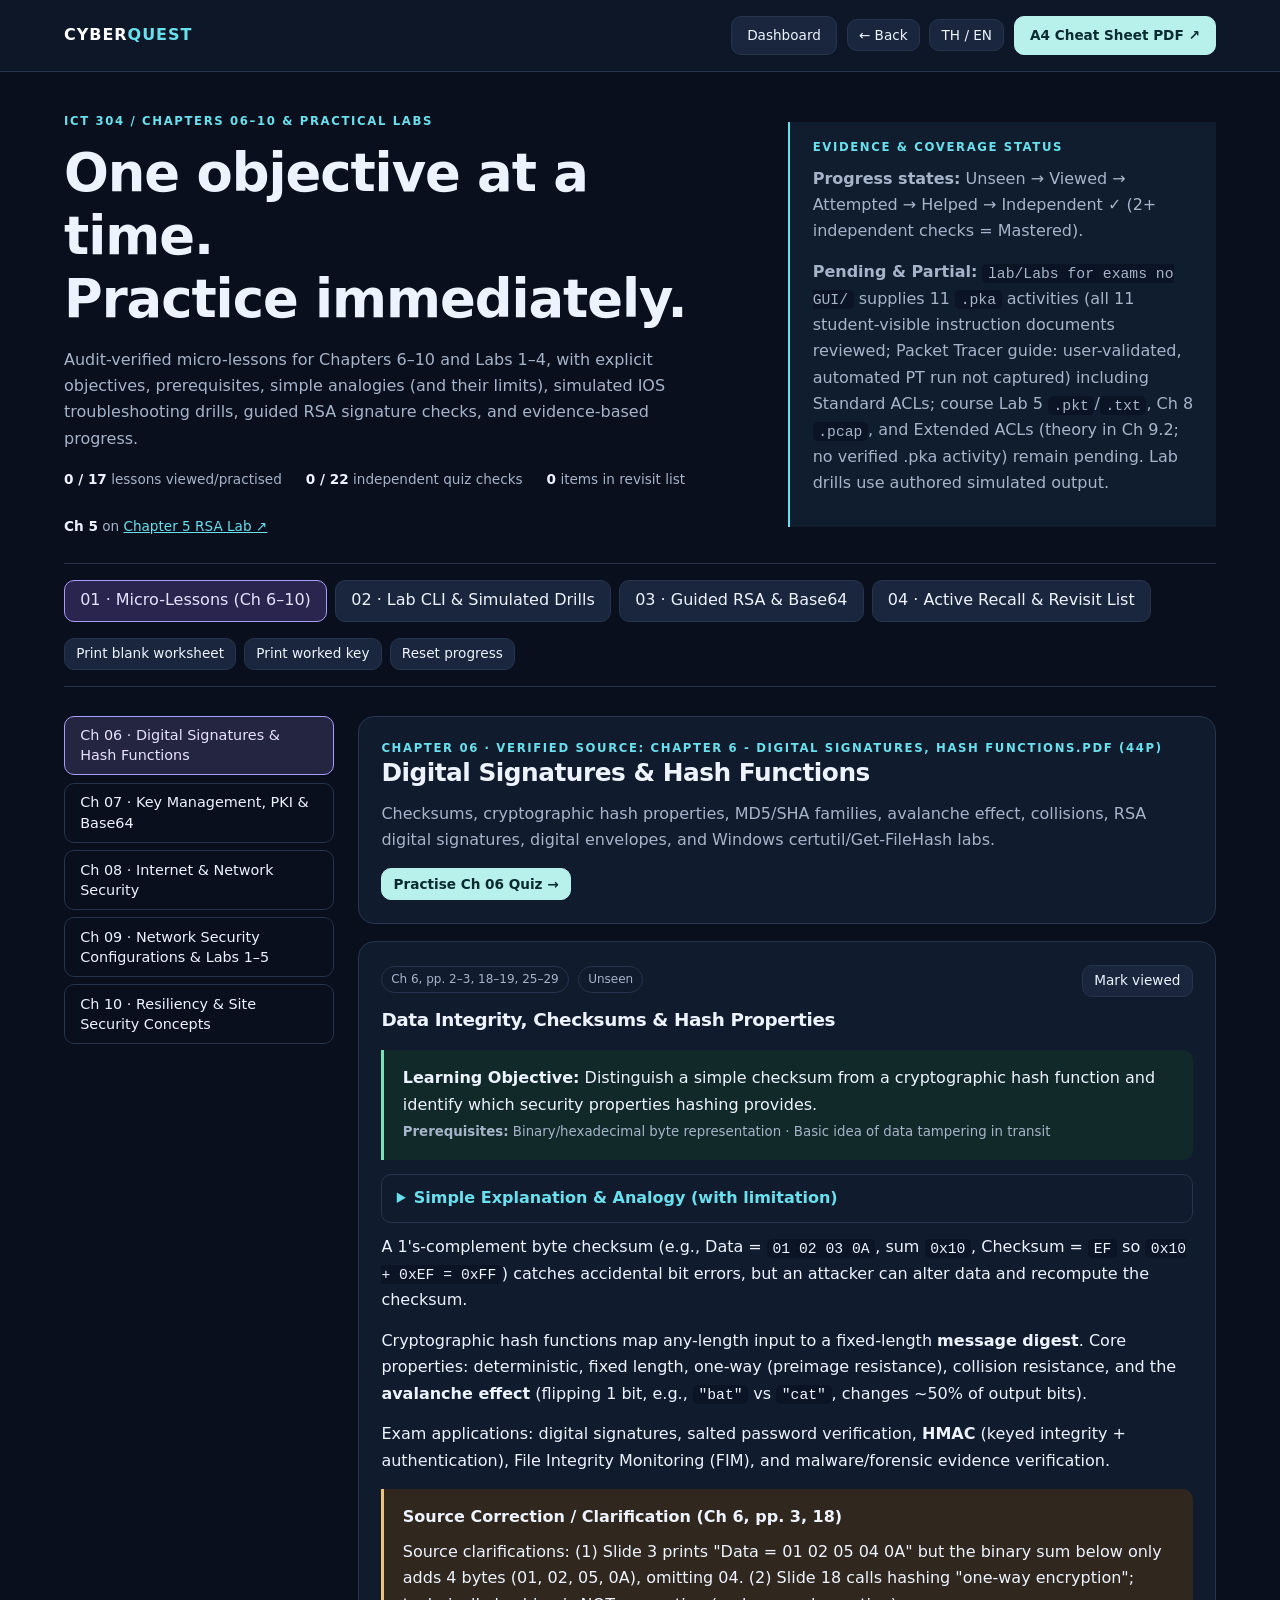
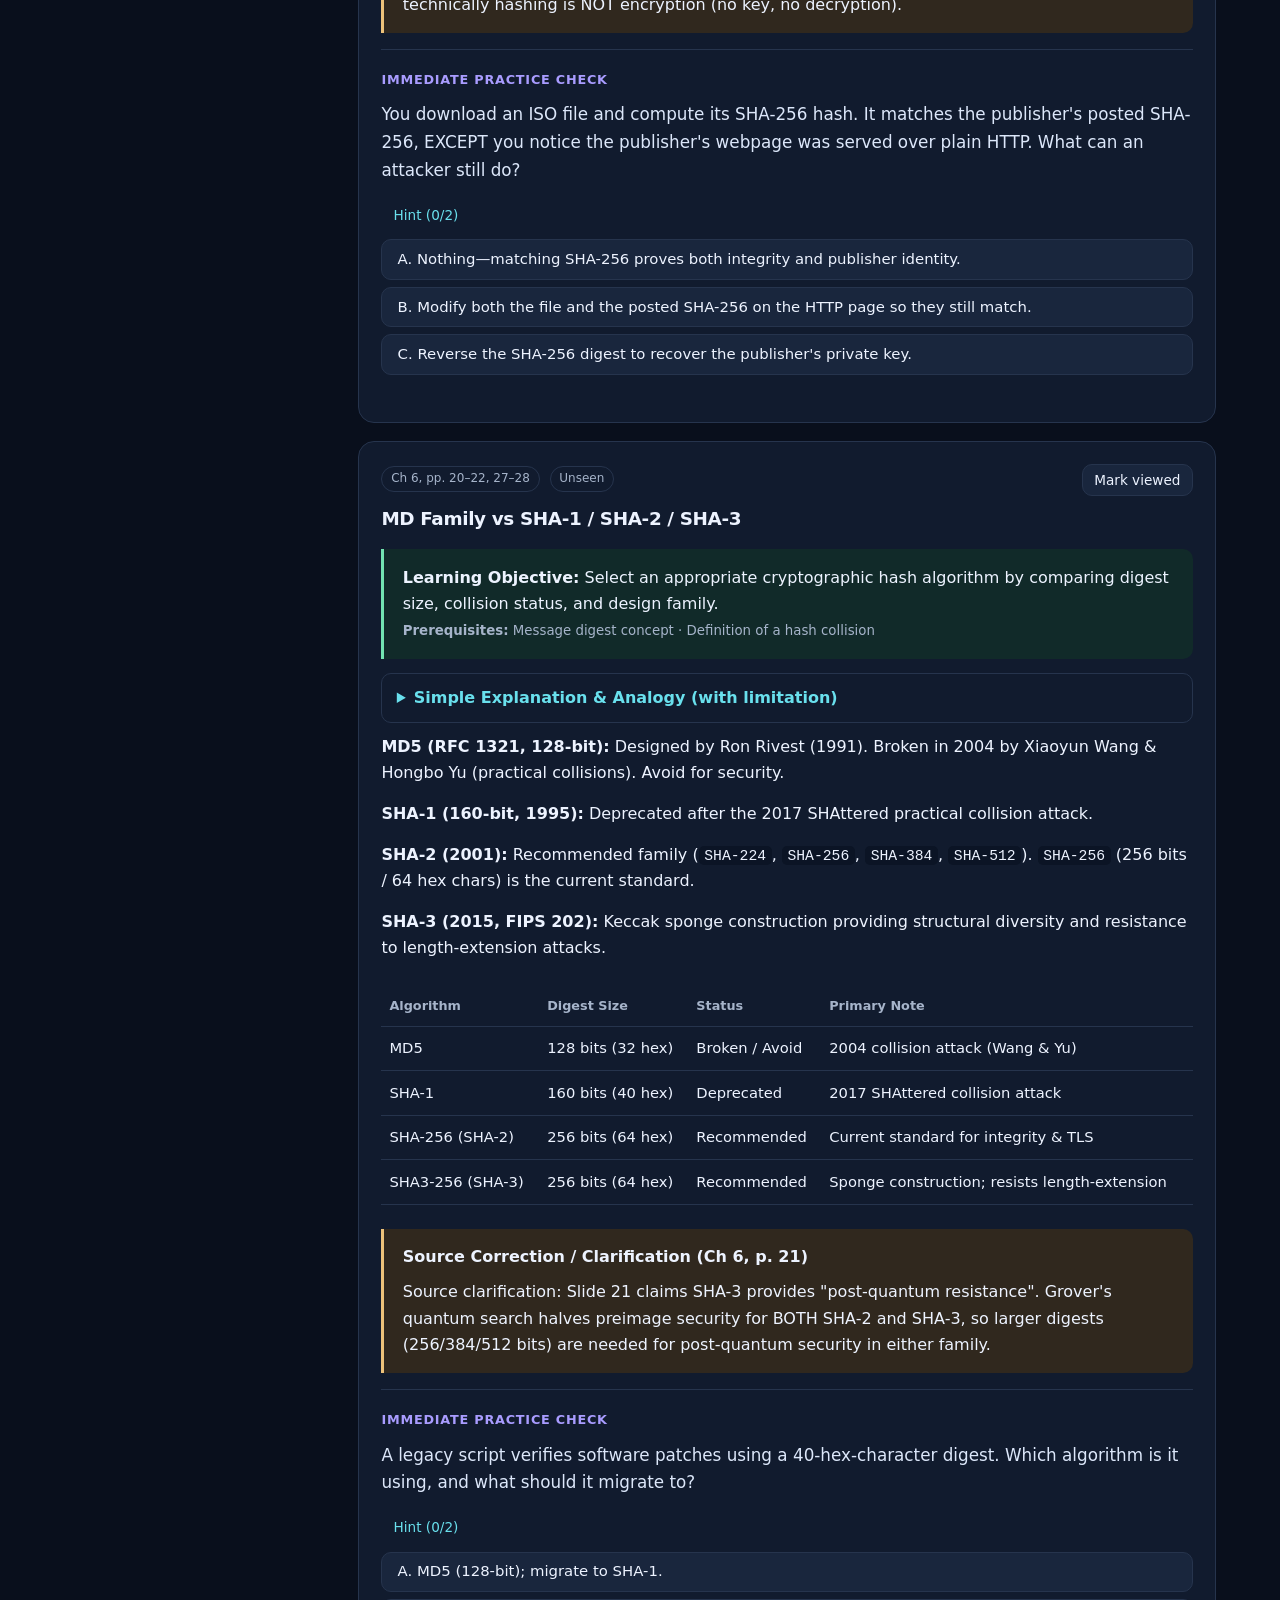
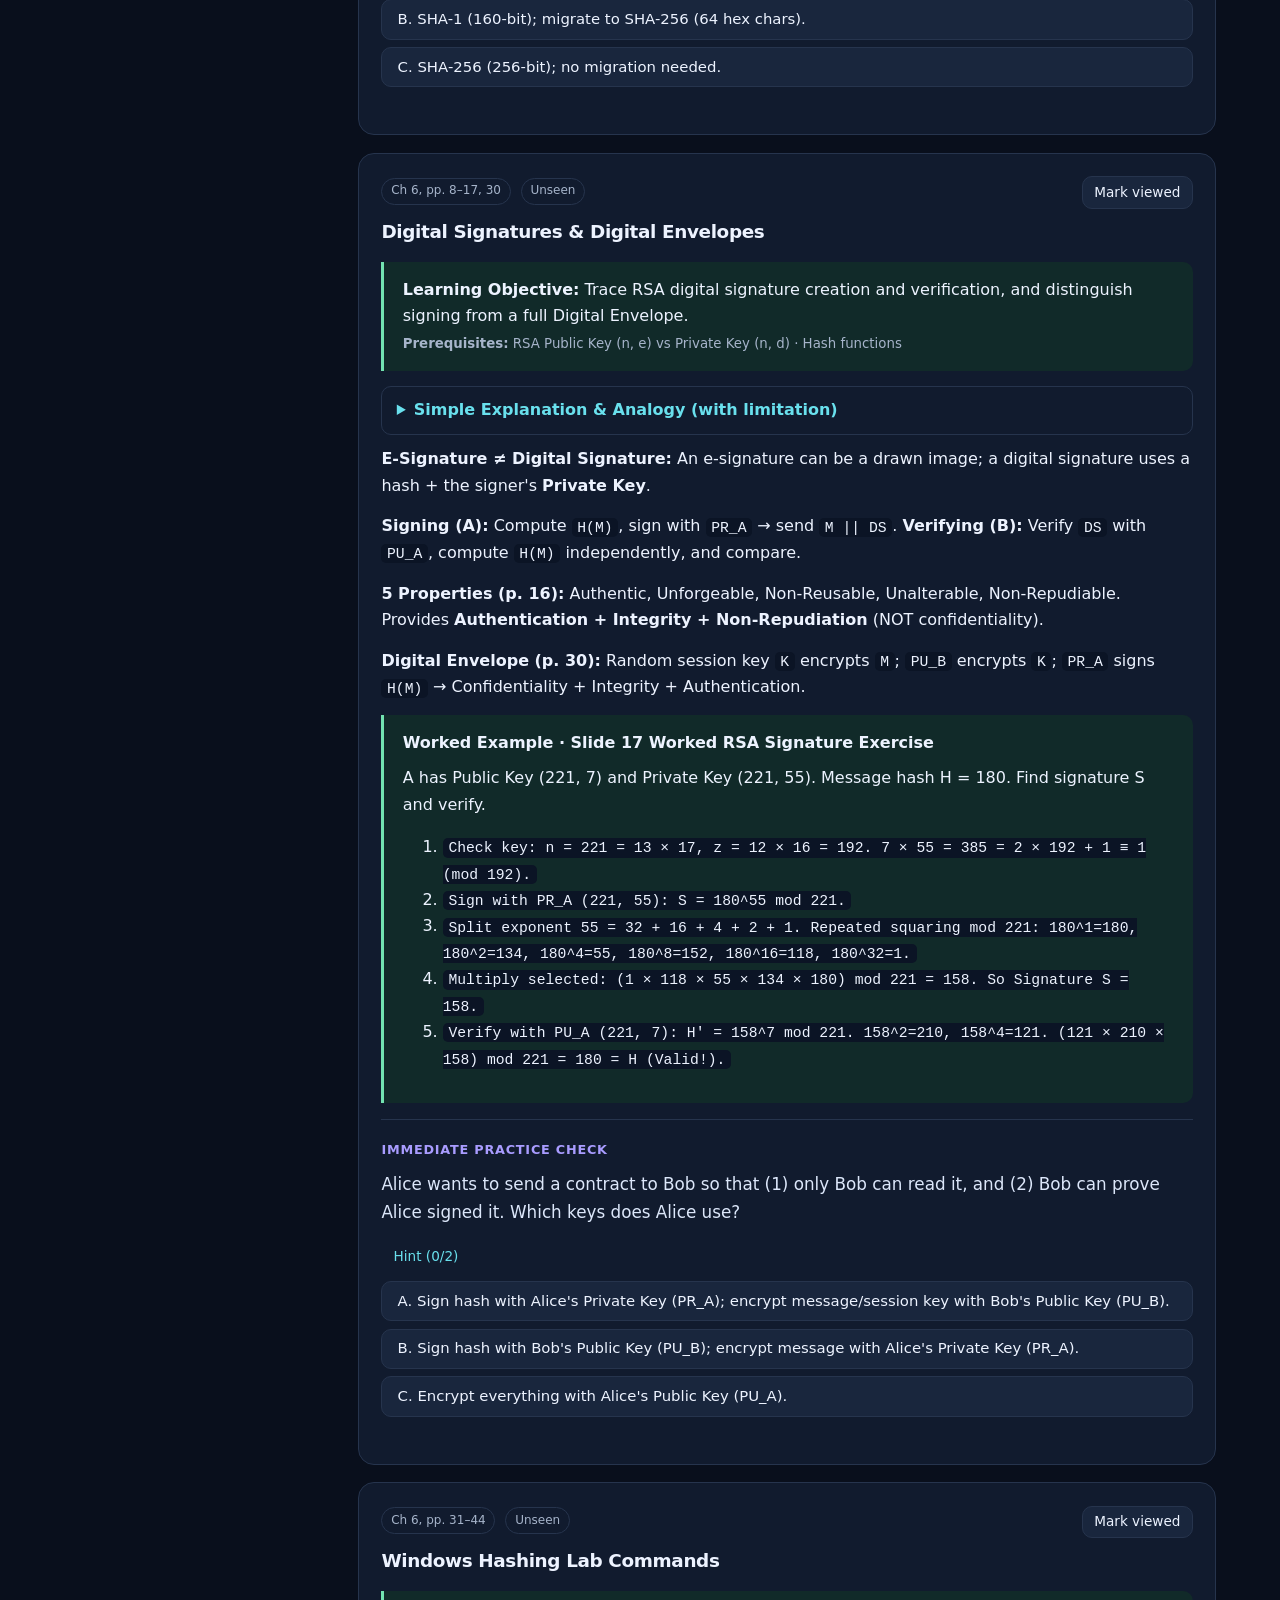
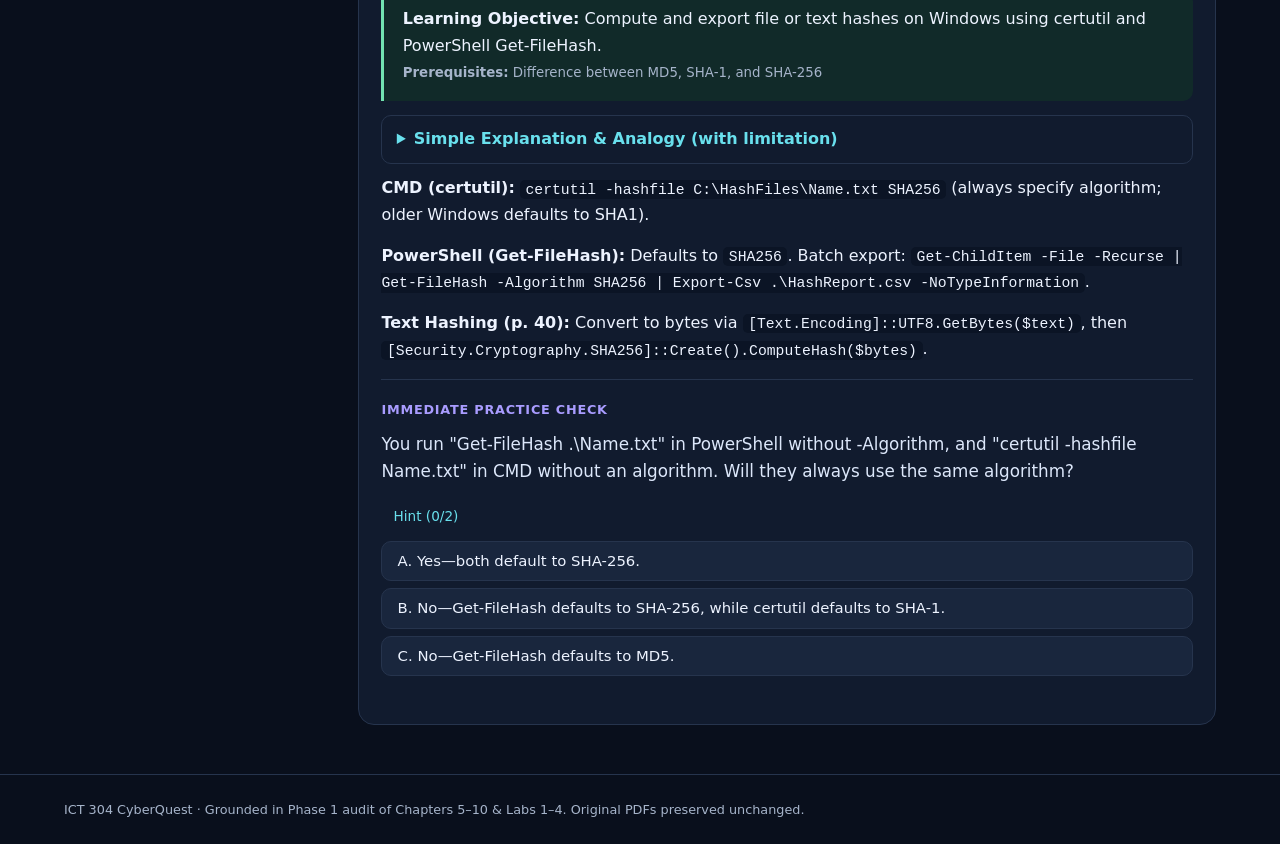
<file: chapters6-10.html>
<!DOCTYPE html>
<html lang="en">
<head>
  <meta charset="UTF-8">
  <meta name="viewport" content="width=device-width, initial-scale=1">
  <meta name="description" content="ICT 304 Chapters 6–10 and Practical Labs 1–5 study hub: micro-lessons, simulated lab troubleshooting, guided RSA signature & Base64 practice, and evidence-based active recall.">
  <title>Chapters 6–10 &amp; Labs · Exam Study Hub | CyberQuest</title>
  <style>
    :root{color-scheme:dark;--bg:#090f1c;--panel:#111b2e;--line:#26344d;--muted:#a6b4ca;--text:#edf3ff;--cyan:#69e0ed;--purple:#a99cff;--green:#72e3b1;--red:#ffabb8}
    *{box-sizing:border-box}body{margin:0;background:var(--bg);color:var(--text);font:16px/1.65 system-ui,-apple-system,"Segoe UI",sans-serif}a{color:var(--cyan)}button,input,select{font:inherit}button,.button{border:1px solid var(--line);border-radius:10px;background:#19263d;color:var(--text);padding:.55rem .95rem;cursor:pointer;text-decoration:none;display:inline-flex;align-items:center;justify-content:center;gap:.4rem;line-height:1.4}button:hover,.button:hover{background:#253755;border-color:#60759a}button.primary,.button.primary{background:#b8f0ec;color:#082b32;border-color:#b8f0ec;font-weight:700}button.active{background:#29254e;border-color:var(--purple);color:#e6e1ff}button.small{padding:.35rem .7rem;font-size:.85rem}button.text{background:transparent;color:var(--cyan);border-color:transparent}button.good{border-color:var(--green);background:#112a29}button.bad{border-color:var(--red);background:#341822}input,select{background:#0b1425;border:1px solid #536580;color:white;border-radius:8px;padding:.5rem .65rem;max-width:100%}input[type=text]{width:100%}label{display:block;color:var(--muted);font-size:.9rem}h1,h2,h3{line-height:1.2;letter-spacing:-.02em}h1{font-size:clamp(2rem,4.5vw,3.3rem);margin:.6rem 0 1rem}h2{font-size:1.55rem;margin:0 0 .8rem}h3{font-size:1.15rem;margin:1rem 0 .6rem}p{margin:.55rem 0 .9rem}small,.muted{color:var(--muted)}code{font-family:Consolas,"Courier New",monospace;background:#0b1425;padding:.1rem .35rem;border-radius:5px;font-size:.92em}.eyebrow{text-transform:uppercase;letter-spacing:.14em;font-size:.73rem;color:var(--cyan);font-weight:750}.tag{display:inline-block;border:1px solid var(--line);padding:.15rem .55rem;border-radius:100px;font-size:.75rem;color:var(--muted);margin-right:.3rem}[hidden]{display:none!important}.skip{position:absolute;left:12px;top:-100px;background:white;color:black;padding:12px;z-index:100}.skip:focus{top:10px}
    header{border-bottom:1px solid var(--line);background:#0e1728}header .wrap{display:flex;justify-content:space-between;align-items:center;gap:1rem;padding-block:1rem;flex-wrap:wrap}.brand{font-weight:900;letter-spacing:.06em;text-decoration:none;color:white}.brand span{color:var(--cyan)}.wrap{max-width:1200px;margin:auto;padding:0 24px}.top-links{display:flex;gap:.6rem;align-items:center;flex-wrap:wrap;font-size:.85rem}
    .hero{padding:2.5rem 0 1.6rem;display:grid;grid-template-columns:1.6fr 1fr;gap:2.5rem;align-items:center}.hero>*{min-width:0}.hero p{color:var(--muted);max-width:650px}.hero-note{border-left:2px solid var(--cyan);padding:1rem 1.4rem;background:#101d2f}.stats{display:flex;flex-wrap:wrap;gap:1.5rem;margin-top:1rem;font-size:.85rem;color:var(--muted)}.stats strong{color:var(--text)}
    .toolbar{display:flex;align-items:center;justify-content:space-between;gap:1rem;flex-wrap:wrap;padding:1rem 0;border-block:1px solid var(--line);margin-bottom:1.8rem}.tabs,.tools{display:flex;gap:.5rem;flex-wrap:wrap}
    .lesson-layout{display:grid;grid-template-columns:270px minmax(0,1fr);gap:1.5rem}.lesson-nav{display:grid;align-content:start;gap:.45rem;position:sticky;top:16px}.lesson-nav button{text-align:left;justify-content:flex-start;background:transparent;font-size:.9rem}.lesson-nav button.active{background:#242641}
    .panel{background:var(--panel);border:1px solid var(--line);border-radius:16px;padding:1.4rem;margin-bottom:1.1rem}.callout{border-left:3px solid var(--purple);background:#201f39;padding:.95rem 1.15rem;margin:.9rem 0;border-radius:0 10px 10px 0}.callout.good{border-color:var(--green);background:#112a29}.callout.warn{border-color:#edc27a;background:#30281e}.callout p:last-child{margin-bottom:0}
    .table-wrap{overflow:auto}table{border-collapse:collapse;width:100%;margin:.6rem 0}th,td{text-align:left;border-bottom:1px solid var(--line);padding:.6rem .5rem;vertical-align:top;font-size:.92rem}th{color:var(--muted);font-size:.8rem}
    .step-head{display:flex;justify-content:space-between;gap:1rem;align-items:start;flex-wrap:wrap}.step-num{color:var(--purple);font-size:.8rem;font-weight:700;text-transform:uppercase;letter-spacing:.06em;margin-right:.5rem}.exercise-prompt{font-size:1.05rem;color:#dce7fa}.option{display:block;width:100%;text-align:left;justify-content:flex-start;margin:.45rem 0;font-size:.93rem}.quiz-card{border-top:1px solid var(--line);padding:1.1rem 0}.quiz-card:first-child{border-top:none;padding-top:0}.hint{margin-top:.6rem;padding:.85rem;background:#20243c;border-radius:8px;color:#dcd6fc}.feedback{margin-top:.6rem;font-size:.92rem}.correct{color:var(--green)}.incorrect{color:var(--red)}
    .control-row{display:flex;flex-wrap:wrap;gap:1rem;align-items:end;margin-bottom:1rem}.control-row label{flex:1;min-width:160px}.actions{display:flex;gap:.6rem;flex-wrap:wrap;margin-top:.8rem}.status{font-size:.92rem;margin-top:.65rem}.status.error{color:var(--red)}.status.success{color:var(--green)}.storage-notice{color:#edc27a;margin:1rem 0;font-size:.85rem}.empty-state{padding:1.5rem;text-align:center;border:1px dashed var(--line);border-radius:12px;color:var(--muted)}
    footer{border-top:1px solid var(--line);padding:1.5rem 0;color:var(--muted);font-size:.8rem;margin-top:2rem}#print-area{display:none}
    @media(max-width:820px){.hero{grid-template-columns:minmax(0,1fr);gap:1rem}.lesson-layout{grid-template-columns:minmax(0,1fr)}.lesson-nav{position:static;grid-template-columns:1fr 1fr}}
    @media(max-width:520px){.wrap{padding-inline:16px}.lesson-nav{grid-template-columns:1fr}.tabs{display:grid;grid-template-columns:minmax(0,1fr) minmax(0,1fr);width:100%}.tabs button{font-size:.82rem;padding:.5rem .4rem}}
    @media print{*{color:black!important;background:white!important;box-shadow:none!important}body>header,body>main,body>footer,body>.skip{display:none!important}#print-area{display:block!important;font:10.5pt/1.4 Georgia,serif}#print-area .print-question{break-inside:avoid;border-bottom:1px solid #aaa;padding:10pt 0}#print-area .work-box{height:75pt;border:1px solid #aaa;margin-top:8pt}@page{size:A4;margin:15mm}}
  </style>
  <script src="smart-search.js" defer></script>
  <script src="chapters6-10-data.js?v=20261126-2" defer></script>
  <script src="chapters6-10.js?v=20261126-2" defer></script>
</head>
<body>
  <a class="skip" href="#main-content">Skip to study content</a>
  <header>
    <div class="wrap">
      <a class="brand" href="index.html">CYBER<span>QUEST</span></a>
      <div class="top-links">
        <a id="dash-link" class="button small" href="index.html">Dashboard</a>
        <button id="back-btn" type="button" class="small">← Back</button>
        <button id="lang-toggle" type="button" class="small">TH / EN</button>
        <a class="button small primary" href="ICT304_A4_CheatSheet.pdf" target="_blank" rel="noopener">A4 Cheat Sheet PDF ↗</a>
      </div>
    </div>
  </header>

  <main class="wrap" id="main-content">
    <section class="hero">
      <div>
        <div class="eyebrow">ICT 304 / Chapters 06–10 &amp; Practical Labs</div>
        <h1>One objective at a time.<br>Practice immediately.</h1>
        <p>Audit-verified micro-lessons for Chapters 6–10 and Labs 1–4, with explicit objectives, prerequisites, simple analogies (and their limits), simulated IOS troubleshooting drills, guided RSA signature checks, and evidence-based progress.</p>
        <div class="stats">
          <span><strong id="stat-lessons">0 / 16</strong> lessons viewed/practised</span>
          <span><strong id="stat-mastered">0 / 22</strong> independent quiz checks</span>
          <span><strong id="stat-revisit">0</strong> items in revisit list</span>
          <span><strong>Ch 5</strong> on <a href="chapter5.html">Chapter 5 RSA Lab ↗</a></span>
        </div>
      </div>
      <aside class="hero-note">
        <div class="eyebrow">Evidence &amp; Coverage Status</div>
        <p><strong>Progress states:</strong> Unseen → Viewed → Attempted → Helped → Independent ✓ (2+ independent checks = Mastered).</p>
        <p><strong>Pending &amp; Partial:</strong> <code>lab/Labs for exams no GUI/</code> supplies 11 <code>.pka</code> activities (all 11 student-visible instruction documents reviewed; Packet Tracer guide: user-validated, automated PT run not captured) including Standard ACLs; course Lab 5 <code>.pkt</code>/<code>.txt</code>, Ch 8 <code>.pcap</code>, and Extended ACLs (theory in Ch 9.2; no verified .pka activity) remain pending. Lab drills use authored simulated output.</p>
      </aside>
    </section>

    <div class="toolbar">
      <nav class="tabs" aria-label="Study sections">
        <button id="tab-lessons" type="button" data-view="lessons" class="active" aria-current="page">01 · Micro-Lessons (Ch 6–10)</button>
        <button id="tab-labs" type="button" data-view="labs">02 · Lab CLI &amp; Simulated Drills</button>
        <button id="tab-tools" type="button" data-view="tools">03 · Guided RSA &amp; Base64</button>
        <button id="tab-quiz" type="button" data-view="quiz">04 · Active Recall &amp; Revisit List</button>
      </nav>
      <div class="tools">
        <button id="print-worksheet" type="button" class="small">Print blank worksheet</button>
        <button id="print-answers" type="button" class="small">Print worked key</button>
        <button id="reset-progress" type="button" class="small">Reset progress</button>
      </div>
    </div>

    <p id="storage-notice" class="storage-notice" hidden>Browser storage is unavailable. Progress will stay only while this page is open.</p>

    <section id="view-lessons" class="view">
      <div class="lesson-layout">
        <nav id="chapter-nav" class="lesson-nav" aria-label="Chapters 6 to 10"></nav>
        <div id="lesson-content"></div>
      </div>
    </section>

    <section id="view-labs" class="view" hidden>
      <div class="panel">
        <div class="eyebrow">Simulated Troubleshooting Drills · Labs 1–4</div>
        <h2>Diagnose IOS Mode, Link, Trunk &amp; Port-Security Faults</h2>
        <p class="muted">The CLI outputs below are <strong>authored simulated examples</strong> based on <code>Chapter 9.1</code>, <code>Chapter 9.2</code>, and <code>lab/Lab4 - Port Security Configuration.txt</code> — not executed Packet Tracer runs.</p>
        <div id="lab-drills-container"></div>
      </div>

      <div class="panel">
        <div class="eyebrow">Labs 1–4 Verified · Lab 5 Pending</div>
        <h2>Cisco IOS Command Reference</h2>
        <div class="control-row">
          <label for="lab-search">Search Lab Commands (uses <code>smart-search.js</code>)
            <input id="lab-search" type="text" placeholder="Type keywords (e.g. trunk, sticky, ssh, Lab 4, acl)...">
          </label>
        </div>
        <div class="callout">
          <strong>CLI Exam Trainer &amp; ACL Coverage</strong>
          <p>Follow command-by-command guides, then practise the 6 reusable CLI patterns for all 11 <code>.pka</code> exam activities (including Standard IPv4 ACLs Ex 7–10) in the <a href="cli-trainer.html"><strong>CLI-Only Packet Tracer Exam Trainer →</strong></a>. Note: course Lab 5 (<code>Ch 9.2 p. 90</code>) still has no <code>.pkt</code>/<code>.txt</code> file in <code>lab/</code>, and Extended ACLs remain unconfirmed.</p>
        </div>
        <div class="table-wrap">
          <table>
            <thead>
              <tr><th>Lab</th><th>Command</th><th>IOS Mode</th><th>Purpose</th><th>Verification</th><th>Common Mistake</th></tr>
            </thead>
            <tbody id="lab-cmd-body"></tbody>
          </table>
        </div>
      </div>
    </section>

    <section id="view-tools" class="view" hidden>
      <div class="panel">
        <div class="eyebrow">Chapter 6 · Guided RSA Signature Step-Checker</div>
        <h2>Check Intermediate Steps: n, φ(n), d, and Signature S</h2>
        <p class="muted">Work through the Chapter 6 Slide 17 exercise on paper first (<code>p = 13, q = 17, e = 7, H = 180</code>), then check your intermediate values below. Use progressive hints before revealing the solution.</p>
        <div class="control-row">
          <label>Prime p <input id="sig-p" type="text" value="13"></label>
          <label>Prime q <input id="sig-q" type="text" value="17"></label>
          <label>Public e <input id="sig-e" type="text" value="7"></label>
          <label>Hash H <input id="sig-h" type="text" value="180"></label>
        </div>
        <div class="control-row">
          <label>Your n = p·q <input id="sig-ans-n" type="text" placeholder="e.g. 221"></label>
          <label>Your φ(n) = (p−1)(q−1) <input id="sig-ans-z" type="text" placeholder="e.g. 192"></label>
          <label>Your Private d (e·d ≡ 1 mod φ(n)) <input id="sig-ans-d" type="text" placeholder="e.g. 55"></label>
          <label>Your Signature S = H^d mod n <input id="sig-ans-s" type="text" placeholder="e.g. 158"></label>
        </div>
        <div class="actions">
          <button id="sig-check-steps" type="button" class="primary">Check My Steps</button>
          <button id="sig-next-hint" type="button">Progressive Hint</button>
          <button id="sig-show-solution" type="button" class="text">Show Solution</button>
          <button id="sig-new-exercise" type="button">New RSA Exercise</button>
        </div>
        <div id="sig-hints"></div>
        <div id="sig-output" class="status" aria-live="polite"></div>
      </div>

      <div class="panel">
        <div class="eyebrow">Chapter 7 · Base64 Practice</div>
        <h2>Base64 Encoder / Decoder</h2>
        <p class="muted">Verify the Chapter 7 Slide 37 exercises (<code>Base64</code>, <code>Hacker</code>, <code>INFOSEC</code>, <code>Encrypt</code>, <code>RnV0dXJl</code>, <code>QW5nZWw=</code>, <code>SW1hZ2luZQ==</code>, <code>RGllSGFyZA==</code>) and check <code>=</code> / <code>==</code> padding.</p>
        <div class="control-row">
          <label>Mode
            <select id="b64-mode">
              <option value="encode">Encode (Text → Base64)</option>
              <option value="decode">Decode (Base64 → Text)</option>
            </select>
          </label>
          <label>Input
            <input id="b64-input" type="text" value="INFOSEC">
          </label>
          <button id="b64-run" type="button" class="primary">Run Base64</button>
        </div>
        <div id="b64-output" class="status" aria-live="polite"></div>
      </div>
    </section>

    <section id="view-quiz" class="view" hidden>
      <div class="panel">
        <div class="eyebrow">Active Recall · Balanced Bloom Mix &amp; Simple Revisit List</div>
        <h2>Test Recall, Calculation, Application &amp; Troubleshooting</h2>
        <div class="control-row">
          <label for="quiz-filter">Filter by Chapter, Mixed Practice, or Revisit List
            <select id="quiz-filter">
              <option value="all">Mixed Practice (All 22 Questions)</option>
              <option value="revisit">Simple Revisit List (Attempted / Solved with Help)</option>
              <option value="ch6">Chapter 6 · Digital Signatures &amp; Hashes</option>
              <option value="ch7">Chapter 7 · Key Management, PKI &amp; Base64</option>
              <option value="ch8">Chapter 8 · TLS, PGP, VPN &amp; IPsec</option>
              <option value="ch9">Chapter 9 · IOS, VLANs, Port Security &amp; ACLs</option>
              <option value="ch10">Chapter 10 · Resiliency, RAID, Backups &amp; Physical</option>
            </select>
          </label>
        </div>
      </div>
      <div id="quiz-container" class="panel"></div>
    </section>
  </main>

  <section id="print-area" aria-label="Printable worksheet"></section>
  <footer>
    <div class="wrap">ICT 304 CyberQuest · Grounded in Phase 1 audit of Chapters 5–10 &amp; Labs 1–4. Original PDFs preserved unchanged.</div>
  </footer>
</body>
</html>
</file>
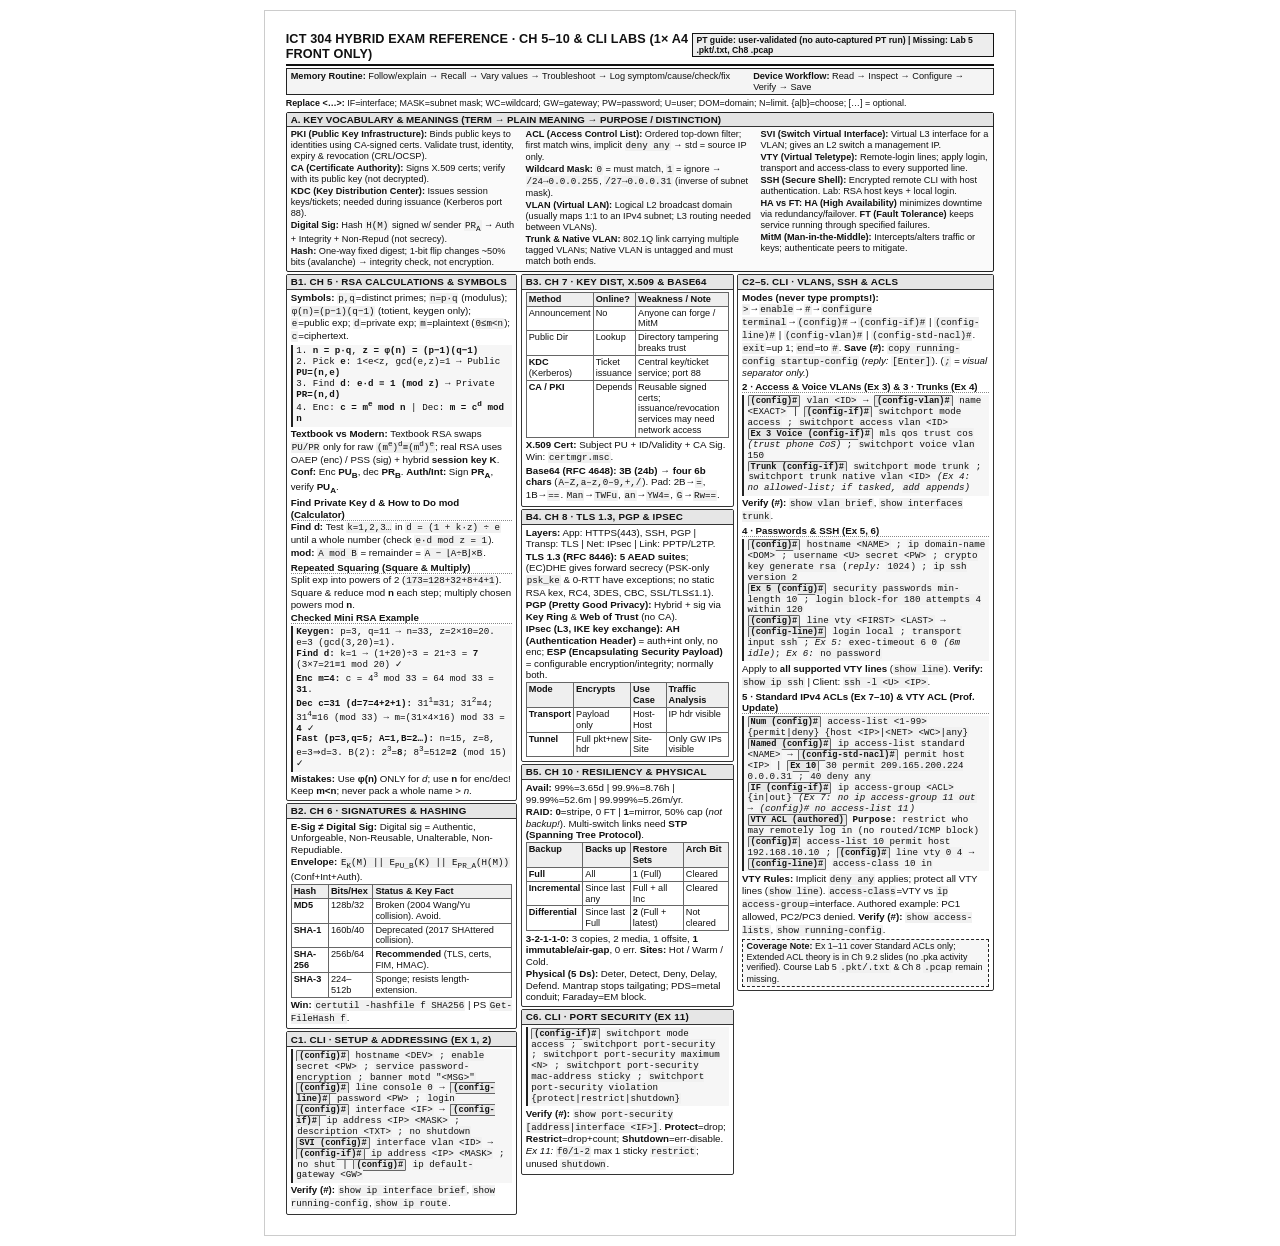
<file: cheatsheet.html>
<!DOCTYPE html>
<html lang="en">
<head>
  <meta charset="UTF-8">
  <title>ICT 304 Hybrid Exam Cheat Sheet (1x A4 Front Only)</title>
  <style>
    @page {
      size: A4 portrait;
      margin: 5mm 5.5mm;
    }
    * { box-sizing: border-box; margin: 0; padding: 0; }
    body {
      font-family: "Segoe UI", Arial, Helvetica, sans-serif;
      font-size: 7.3pt;
      line-height: 1.18;
      color: #111;
      background: #fff;
      width: 199mm;
    }
    .header {
      display: flex;
      justify-content: space-between;
      align-items: baseline;
      border-bottom: 1.5pt solid #111;
      padding-bottom: 2px;
      margin-bottom: 2.5px;
    }
    .header h1 {
      font-size: 9.5pt;
      font-weight: 800;
      letter-spacing: 0.01em;
    }
    .status-badge {
      font-size: 6.5pt;
      font-weight: 700;
      border: 0.8pt solid #111;
      padding: 1px 3.5px;
      background: #ededed;
    }
    .strip {
      display: grid;
      grid-template-columns: 1.32fr 0.68fr;
      gap: 4px;
      border: 0.7pt solid #222;
      background: #f4f4f4;
      padding: 1.8px 4px;
      margin-bottom: 2.5px;
      font-size: 6.9pt;
    }
    .vocab-box {
      border: 0.75pt solid #222;
      border-radius: 2px;
      padding: 2px 4px;
      margin-bottom: 2px;
      background: #fafafa;
    }
    .vocab-box h2 {
      font-size: 7.3pt;
      font-weight: 800;
      text-transform: uppercase;
      background: #e4e4e4;
      border-bottom: 0.7pt solid #333;
      margin: -2px -4px 2px -4px;
      padding: 1px 4px;
    }
    .vocab-grid {
      display: grid;
      grid-template-columns: 1fr 1fr 1fr;
      gap: 2px 6px;
      font-size: 6.9pt;
      line-height: 1.19;
    }
    .grid {
      display: grid;
      grid-template-columns: 0.99fr 0.91fr 1.10fr;
      gap: 3.5px;
      align-items: start;
    }
    .col {
      display: flex;
      flex-direction: column;
      gap: 2px;
    }
    .box {
      border: 0.75pt solid #333;
      border-radius: 2px;
      padding: 2.5px 4px;
      break-inside: avoid;
    }
    .box h2 {
      font-size: 7.35pt;
      font-weight: 800;
      text-transform: uppercase;
      background: #e6e6e6;
      border-bottom: 0.75pt solid #333;
      margin: -2.5px -4px 2px -4px;
      padding: 1.2px 4px;
      letter-spacing: 0.02em;
    }
    .box h3 {
      font-size: 7.3pt;
      font-weight: 700;
      margin-top: 2px;
      border-bottom: 0.4pt dotted #888;
    }
    p, li { margin-bottom: 1.1px; }
    ul { padding-left: 9px; }
    code {
      font-family: Consolas, "Courier New", monospace;
      font-size: 6.9pt;
      background: #f1f1f1;
      padding: 0 1px;
      border-radius: 1px;
    }
    .formula {
      font-family: Consolas, "Courier New", monospace;
      font-size: 6.9pt;
      background: #f6f6f6;
      border-left: 1.8pt solid #222;
      padding: 1.5px 3.5px;
      margin: 1.5px 0;
    }
    table {
      width: 100%;
      border-collapse: collapse;
      margin: 1.5px 0;
      font-size: 6.9pt;
    }
    th, td {
      border: 0.5pt solid #666;
      padding: 1px 2px;
      text-align: left;
      vertical-align: top;
    }
    th { background: #efefef; font-weight: 700; }
    .tag {
      font-size: 6.5pt;
      font-weight: 700;
      background: #e8e8e8;
      border: 0.4pt solid #666;
      padding: 0 2px;
      border-radius: 1px;
    }
    .legend { font-size: 6.7pt; margin-bottom: 3px; }
    .warn {
      border: 0.7pt dashed #222;
      background: #f6f6f6;
      padding: 1.5px 3.5px;
      margin-top: 2px;
      font-size: 6.7pt;
    }
    @media screen {
      body { margin: 10px auto; border: 1px solid #ccc; padding: 5.5mm; }
    }
    @media print {
      body { width: auto; margin: 0; border: none; padding: 0; }
    }
  </style>
</head>
<body>
  <div class="header">
    <h1>ICT 304 HYBRID EXAM REFERENCE · CH 5–10 &amp; CLI LABS (1× A4 FRONT ONLY)</h1>
    <span class="status-badge">PT guide: user-validated (no auto-captured PT run) | Missing: Lab 5 .pkt/.txt, Ch8 .pcap</span>
  </div>

  <div class="strip">
    <div><b>Memory Routine:</b> Follow/explain → Recall → Vary values → Troubleshoot → Log symptom/cause/check/fix</div>
    <div><b>Device Workflow:</b> Read → Inspect → Configure → Verify → Save</div>
  </div>

  <p class="legend"><b>Replace &lt;…&gt;:</b> IF=interface; MASK=subnet mask; WC=wildcard; GW=gateway; PW=password; U=user; DOM=domain; N=limit. {a|b}=choose; […] = optional.</p>

  <!-- A. VOCABULARY & MEANINGS -->
  <section class="vocab-box">
    <h2>A. Key Vocabulary &amp; Meanings (Term → Plain Meaning → Purpose / Distinction)</h2>
    <div class="vocab-grid">
      <div>
        <p><b>PKI (Public Key Infrastructure):</b> Binds public keys to identities using CA-signed certs. Validate trust, identity, expiry &amp; revocation (CRL/OCSP).</p>
        <p><b>CA (Certificate Authority):</b> Signs X.509 certs; verify with its public key (not decrypted).</p>
        <p><b>KDC (Key Distribution Center):</b> Issues session keys/tickets; needed during issuance (Kerberos port 88).</p>
        <p><b>Digital Sig:</b> Hash <code>H(M)</code> signed w/ sender <code>PR<sub>A</sub></code> → Auth + Integrity + Non-Repud (not secrecy).</p>
        <p><b>Hash:</b> One-way fixed digest; 1-bit flip changes ~50% bits (avalanche) → integrity check, not encryption.</p>
      </div>
      <div>
        <p><b>ACL (Access Control List):</b> Ordered top-down filter; first match wins, implicit <code>deny any</code> → std = source IP only.</p>
        <p><b>Wildcard Mask:</b> <code>0</code> = must match, <code>1</code> = ignore → <code>/24→0.0.0.255</code>, <code>/27→0.0.0.31</code> (inverse of subnet mask).</p>
        <p><b>VLAN (Virtual LAN):</b> Logical L2 broadcast domain (usually maps 1:1 to an IPv4 subnet; L3 routing needed between VLANs).</p>
        <p><b>Trunk &amp; Native VLAN:</b> 802.1Q link carrying multiple tagged VLANs; Native VLAN is untagged and must match both ends.</p>
      </div>
      <div>
        <p><b>SVI (Switch Virtual Interface):</b> Virtual L3 interface for a VLAN; gives an L2 switch a management IP.</p>
        <p><b>VTY (Virtual Teletype):</b> Remote-login lines; apply login, transport and access-class to every supported line.</p>
        <p><b>SSH (Secure Shell):</b> Encrypted remote CLI with host authentication. Lab: RSA host keys + local login.</p>
        <p><b>HA vs FT:</b> <b>HA (High Availability)</b> minimizes downtime via redundancy/failover. <b>FT (Fault Tolerance)</b> keeps service running through specified failures.</p>
        <p><b>MitM (Man-in-the-Middle):</b> Intercepts/alters traffic or keys; authenticate peers to mitigate.</p>
      </div>
    </div>
  </section>

  <div class="grid">
    <!-- COLUMN 1: B. CALCULATIONS (CH 5 RSA + CH 6) -->
    <div class="col">
      <section class="box">
        <h2>B1. Ch 5 · RSA Calculations &amp; Symbols</h2>
        <p><b>Symbols:</b> <code>p,q</code>=distinct primes; <code>n=p·q</code> (modulus); <code>φ(n)=(p−1)(q−1)</code> (totient, keygen only); <code>e</code>=public exp; <code>d</code>=private exp; <code>m</code>=plaintext (<code>0≤m&lt;n</code>); <code>c</code>=ciphertext.</p>
        <div class="formula">
          1. <b>n = p·q</b>, <b>z = φ(n) = (p−1)(q−1)</b><br>
          2. Pick <b>e</b>: 1&lt;e&lt;z, gcd(e,z)=1 → Public <b>PU=(n,e)</b><br>
          3. Find <b>d</b>: <b>e·d ≡ 1 (mod z)</b> → Private <b>PR=(n,d)</b><br>
          4. Enc: <b>c = m<sup>e</sup> mod n</b> | Dec: <b>m = c<sup>d</sup> mod n</b>
        </div>
        <p><b>Textbook vs Modern:</b> Textbook RSA swaps <code>PU/PR</code> only for raw <code>(m<sup>e</sup>)<sup>d</sup>≡(m<sup>d</sup>)<sup>e</sup></code>; real RSA uses OAEP (enc) / PSS (sig) + hybrid <b>session key K</b>.</p>
        <p><b>Conf:</b> Enc <b>PU<sub>B</sub></b>, dec <b>PR<sub>B</sub></b>. <b>Auth/Int:</b> Sign <b>PR<sub>A</sub></b>, verify <b>PU<sub>A</sub></b>.</p>

        <h3>Find Private Key d &amp; How to Do mod (Calculator)</h3>
        <p><b>Find d:</b> Test <code>k=1,2,3…</code> in <code>d = (1 + k·z) ÷ e</code> until a whole number (check <code>e·d mod z = 1</code>). <b>mod:</b> <code>A mod B</code> = remainder = <code>A − ⌊A÷B⌋×B</code>.</p>

        <h3>Repeated Squaring (Square &amp; Multiply)</h3>
        <p>Split exp into powers of 2 (<code>173=128+32+8+4+1</code>). Square &amp; reduce mod <b>n</b> each step; multiply chosen powers mod <b>n</b>.</p>

        <h3>Checked Mini RSA Example</h3>
        <div class="formula">
          <b>Keygen:</b> p=3, q=11 → n=33, z=2×10=20. e=3 (gcd(3,20)=1).<br>
          <b>Find d:</b> k=1 → (1+20)÷3 = 21÷3 = <b>7</b> (3×7=21≡1 mod 20) ✓<br>
          <b>Enc m=4:</b> c = 4<sup>3</sup> mod 33 = 64 mod 33 = <b>31</b>.<br>
          <b>Dec c=31 (d=7=4+2+1):</b> 31<sup>1</sup>≡31; 31<sup>2</sup>≡4; 31<sup>4</sup>≡16 (mod 33) → m=(31×4×16) mod 33 = <b>4</b> ✓<br>
          <b>Fast (p=3,q=5; A=1,B=2…):</b> n=15, z=8, e=3⇒d=3. B(2): 2<sup>3</sup>=<b>8</b>; 8<sup>3</sup>=512≡<b>2</b> (mod 15) ✓
        </div>
        <p><b>Mistakes:</b> Use <b>φ(n)</b> ONLY for <i>d</i>; use <b>n</b> for enc/dec! Keep <b>m&lt;n</b>; never pack a whole name &gt; <i>n</i>.</p>
      </section>

      <section class="box">
        <h2>B2. Ch 6 · Signatures &amp; Hashing</h2>
        <p><b>E-Sig ≠ Digital Sig:</b> Digital sig = Authentic, Unforgeable, Non-Reusable, Unalterable, Non-Repudiable.</p>
        <p><b>Envelope:</b> <code>E<sub>K</sub>(M) || E<sub>PU_B</sub>(K) || E<sub>PR_A</sub>(H(M))</code> (Conf+Int+Auth).</p>
        <table>
          <tr><th>Hash</th><th>Bits/Hex</th><th>Status &amp; Key Fact</th></tr>
          <tr><td><b>MD5</b></td><td>128b/32</td><td>Broken (2004 Wang/Yu collision). Avoid.</td></tr>
          <tr><td><b>SHA-1</b></td><td>160b/40</td><td>Deprecated (2017 SHAttered collision).</td></tr>
          <tr><td><b>SHA-256</b></td><td>256b/64</td><td><b>Recommended</b> (TLS, certs, FIM, HMAC).</td></tr>
          <tr><td><b>SHA-3</b></td><td>224–512b</td><td>Sponge; resists length-extension.</td></tr>
        </table>
        <p><b>Win:</b> <code>certutil -hashfile f SHA256</code> | PS <code>Get-FileHash f</code>.</p>
      </section>
      <section class="box">
        <h2>C1. CLI · Setup &amp; Addressing (Ex 1, 2)</h2>
        <div class="formula">
          <span class="tag">(config)#</span> <code>hostname &lt;DEV&gt;</code> ; <code>enable secret &lt;PW&gt;</code> ; <code>service password-encryption</code> ; <code>banner motd "&lt;MSG&gt;"</code><br>
          <span class="tag">(config)#</span> <code>line console 0</code> → <span class="tag">(config-line)#</span> <code>password &lt;PW&gt;</code> ; <code>login</code><br>
          <span class="tag">(config)#</span> <code>interface &lt;IF&gt;</code> → <span class="tag">(config-if)#</span> <code>ip address &lt;IP&gt; &lt;MASK&gt;</code> ; <code>description &lt;TXT&gt;</code> ; <code>no shutdown</code><br>
          <span class="tag">SVI (config)#</span> <code>interface vlan &lt;ID&gt;</code> → <span class="tag">(config-if)#</span> <code>ip address &lt;IP&gt; &lt;MASK&gt;</code> ; <code>no shut</code> | <span class="tag">(config)#</span> <code>ip default-gateway &lt;GW&gt;</code>
        </div>
        <p><b>Verify (#):</b> <code>show ip interface brief</code>, <code>show running-config</code>, <code>show ip route</code>.</p>

      </section>
    </div>

    <!-- COLUMN 2: B. CH 7, CH 8, CH 10 -->
    <div class="col">
      <section class="box">
        <h2>B3. Ch 7 · Key Dist, X.509 &amp; Base64</h2>
        <table>
          <tr><th>Method</th><th>Online?</th><th>Weakness / Note</th></tr>
          <tr><td>Announcement</td><td>No</td><td>Anyone can forge / MitM</td></tr>
          <tr><td>Public Dir</td><td>Lookup</td><td>Directory tampering breaks trust</td></tr>
          <tr><td><b>KDC</b> (Kerberos)</td><td>Ticket issuance</td><td>Central key/ticket service; port 88</td></tr>
          <tr><td><b>CA / PKI</b></td><td>Depends</td><td>Reusable signed certs; issuance/revocation services may need network access</td></tr>
        </table>
        <p><b>X.509 Cert:</b> Subject PU + ID/Validity + CA Sig. Win: <code>certmgr.msc</code>.</p>
        <p><b>Base64 (RFC 4648):</b> <b>3B (24b) → four 6b chars</b> (<code>A–Z,a–z,0–9,+,/</code>). Pad: 2B→<code>=</code>, 1B→<code>==</code>. <code>Man</code>→<code>TWFu</code>, <code>an</code>→<code>YW4=</code>, <code>G</code>→<code>Rw==</code>.</p>
      </section>

      <section class="box">
        <h2>B4. Ch 8 · TLS 1.3, PGP &amp; IPsec</h2>
        <p><b>Layers:</b> App: HTTPS(443), SSH, PGP | Transp: TLS | Net: IPsec | Link: PPTP/L2TP.</p>
        <p><b>TLS 1.3 (RFC 8446):</b> <b>5 AEAD suites</b>; (EC)DHE gives forward secrecy (PSK-only <code>psk_ke</code> &amp; 0-RTT have exceptions; no static RSA kex, RC4, 3DES, CBC, SSL/TLS≤1.1).</p>
        <p><b>PGP (Pretty Good Privacy):</b> Hybrid + sig via <b>Key Ring</b> &amp; <b>Web of Trust</b> (no CA).</p>
        <p><b>IPsec (L3, IKE key exchange):</b> <b>AH (Authentication Header)</b> = auth+int only, no enc; <b>ESP (Encapsulating Security Payload)</b> = configurable encryption/integrity; normally both.</p>
        <table>
          <tr><th>Mode</th><th>Encrypts</th><th>Use Case</th><th>Traffic Analysis</th></tr>
          <tr><td><b>Transport</b></td><td>Payload only</td><td>Host-Host</td><td>IP hdr visible</td></tr>
          <tr><td><b>Tunnel</b></td><td>Full pkt+new hdr</td><td>Site-Site</td><td>Only GW IPs visible</td></tr>
        </table>
      </section>

      <section class="box">
        <h2>B5. Ch 10 · Resiliency &amp; Physical</h2>
        <p><b>Avail:</b> 99%=3.65d | 99.9%=8.76h | 99.99%=52.6m | 99.999%=5.26m/yr.</p>
        <p><b>RAID:</b> <b>0</b>=stripe, 0 FT | <b>1</b>=mirror, 50% cap (<i>not backup!</i>). Multi-switch links need <b>STP (Spanning Tree Protocol)</b>.</p>
        <table>
          <tr><th>Backup</th><th>Backs up</th><th>Restore Sets</th><th>Arch Bit</th></tr>
          <tr><td><b>Full</b></td><td>All</td><td>1 (Full)</td><td>Cleared</td></tr>
          <tr><td><b>Incremental</b></td><td>Since last any</td><td>Full + all Inc</td><td>Cleared</td></tr>
          <tr><td><b>Differential</b></td><td>Since last Full</td><td><b>2</b> (Full + latest)</td><td>Not cleared</td></tr>
        </table>
        <p><b>3-2-1-1-0:</b> 3 copies, 2 media, 1 offsite, <b>1 immutable/air-gap</b>, 0 err. <b>Sites:</b> Hot / Warm / Cold.</p>
        <p><b>Physical (5 Ds):</b> Deter, Detect, Deny, Delay, Defend. Mantrap stops tailgating; PDS=metal conduit; Faraday=EM block.</p>
      </section>
      <section class="box">
        <h2>C6. CLI · Port Security (Ex 11)</h2>
        <div class="formula">
          <span class="tag">(config-if)#</span> <code>switchport mode access</code> ; <code>switchport port-security</code> ; <code>switchport port-security maximum &lt;N&gt;</code> ; <code>switchport port-security mac-address sticky</code> ; <code>switchport port-security violation {protect|restrict|shutdown}</code>
        </div>
        <p><b>Verify (#):</b> <code>show port-security [address|interface &lt;IF&gt;]</code>. <b>Protect</b>=drop; <b>Restrict</b>=drop+count; <b>Shutdown</b>=err-disable. <i>Ex 11:</i> <code>f0/1-2</code> max 1 sticky <code>restrict</code>; unused <code>shutdown</code>.</p>

      </section>
    </div>

    <!-- COLUMN 3: C. CLI PROCEDURES (MODES + 6 PATTERNS + VTY ACL) -->
    <div class="col">
      <section class="box">
        <h2>C2–5. CLI · VLANs, SSH &amp; ACLs</h2>
        <p><b>Modes (never type prompts!):</b> <code>&gt;</code>→<code>enable</code>→<code>#</code>→<code>configure terminal</code>→<code>(config)#</code>→<code>(config-if)#</code> | <code>(config-line)#</code> | <code>(config-vlan)#</code> | <code>(config-std-nacl)#</code>. <code>exit</code>=up 1; <code>end</code>=to <code>#</code>. <b>Save (#):</b> <code>copy running-config startup-config</code> (<i>reply:</i> <code>[Enter]</code>). (<i><code>;</code> = visual separator only.</i>)</p>

        <h3>2 · Access &amp; Voice VLANs (Ex 3) &amp; 3 · Trunks (Ex 4)</h3>
        <div class="formula">
          <span class="tag">(config)#</span> <code>vlan &lt;ID&gt;</code> → <span class="tag">(config-vlan)#</span> <code>name &lt;EXACT&gt;</code> | <span class="tag">(config-if)#</span> <code>switchport mode access</code> ; <code>switchport access vlan &lt;ID&gt;</code><br>
          <span class="tag">Ex 3 Voice (config-if)#</span> <code>mls qos trust cos</code> <i>(trust phone CoS)</i> ; <code>switchport voice vlan 150</code><br>
          <span class="tag">Trunk (config-if)#</span> <code>switchport mode trunk</code> ; <code>switchport trunk native vlan &lt;ID&gt;</code> <i>(Ex 4: no allowed-list; if tasked, <code>add</code> appends)</i>
        </div>
        <p><b>Verify (#):</b> <code>show vlan brief</code>, <code>show interfaces trunk</code>.</p>

        <h3>4 · Passwords &amp; SSH (Ex 5, 6)</h3>
        <div class="formula">
          <span class="tag">(config)#</span> <code>hostname &lt;NAME&gt;</code> ; <code>ip domain-name &lt;DOM&gt;</code> ; <code>username &lt;U&gt; secret &lt;PW&gt;</code> ; <code>crypto key generate rsa</code> (<i>reply:</i> <code>1024</code>) ; <code>ip ssh version 2</code><br>
          <span class="tag">Ex 5 (config)#</span> <code>security passwords min-length 10</code> ; <code>login block-for 180 attempts 4 within 120</code><br>
          <span class="tag">(config)#</span> <code>line vty &lt;FIRST&gt; &lt;LAST&gt;</code> → <span class="tag">(config-line)#</span> <code>login local</code> ; <code>transport input ssh</code> ; <i>Ex 5:</i> <code>exec-timeout 6 0</code> <i>(6m idle)</i>; <i>Ex 6:</i> <code>no password</code>
        </div>
        <p>Apply to <b>all supported VTY lines</b> (<code>show line</code>). <b>Verify:</b> <code>show ip ssh</code> | Client: <code>ssh -l &lt;U&gt; &lt;IP&gt;</code>.</p>

        <h3>5 · Standard IPv4 ACLs (Ex 7–10) &amp; VTY ACL (Prof. Update)</h3>
        <div class="formula">
          <span class="tag">Num (config)#</span> <code>access-list &lt;1-99&gt; {permit|deny} {host &lt;IP&gt;|&lt;NET&gt; &lt;WC&gt;|any}</code><br>
          <span class="tag">Named (config)#</span> <code>ip access-list standard &lt;NAME&gt;</code> → <span class="tag">(config-std-nacl)#</span> <code>permit host &lt;IP&gt;</code> | <span class="tag">Ex 10</span> <code>30 permit 209.165.200.224 0.0.0.31</code> ; <code>40 deny any</code><br>
          <span class="tag">IF (config-if)#</span> <code>ip access-group &lt;ACL&gt; {in|out}</code> <i>(Ex 7: <code>no ip access-group 11 out</code> → <code>(config)# no access-list 11</code>)</i><br>
          <span class="tag">VTY ACL (authored)</span> <b>Purpose:</b> restrict who may remotely log in (no routed/ICMP block)<br>
          <span class="tag">(config)#</span> <code>access-list 10 permit host 192.168.10.10</code> ; <span class="tag">(config)#</span> <code>line vty 0 4</code> → <span class="tag">(config-line)#</span> <code>access-class 10 in</code>
        </div>
        <p><b>VTY Rules:</b> Implicit <code>deny any</code> applies; protect all VTY lines (<code>show line</code>). <code>access-class</code>=VTY vs <code>ip access-group</code>=interface. Authored example: PC1 allowed, PC2/PC3 denied. <b>Verify (#):</b> <code>show access-lists</code>, <code>show running-config</code>.</p>

        <div class="warn">
          <b>Coverage Note:</b> Ex 1–11 cover Standard ACLs only; Extended ACL theory is in Ch 9.2 slides (no .pka activity verified). Course Lab 5 <code>.pkt/.txt</code> &amp; Ch 8 <code>.pcap</code> remain missing.
        </div>
      </section>
    </div>
  </div>
</body>
</html>
</file>
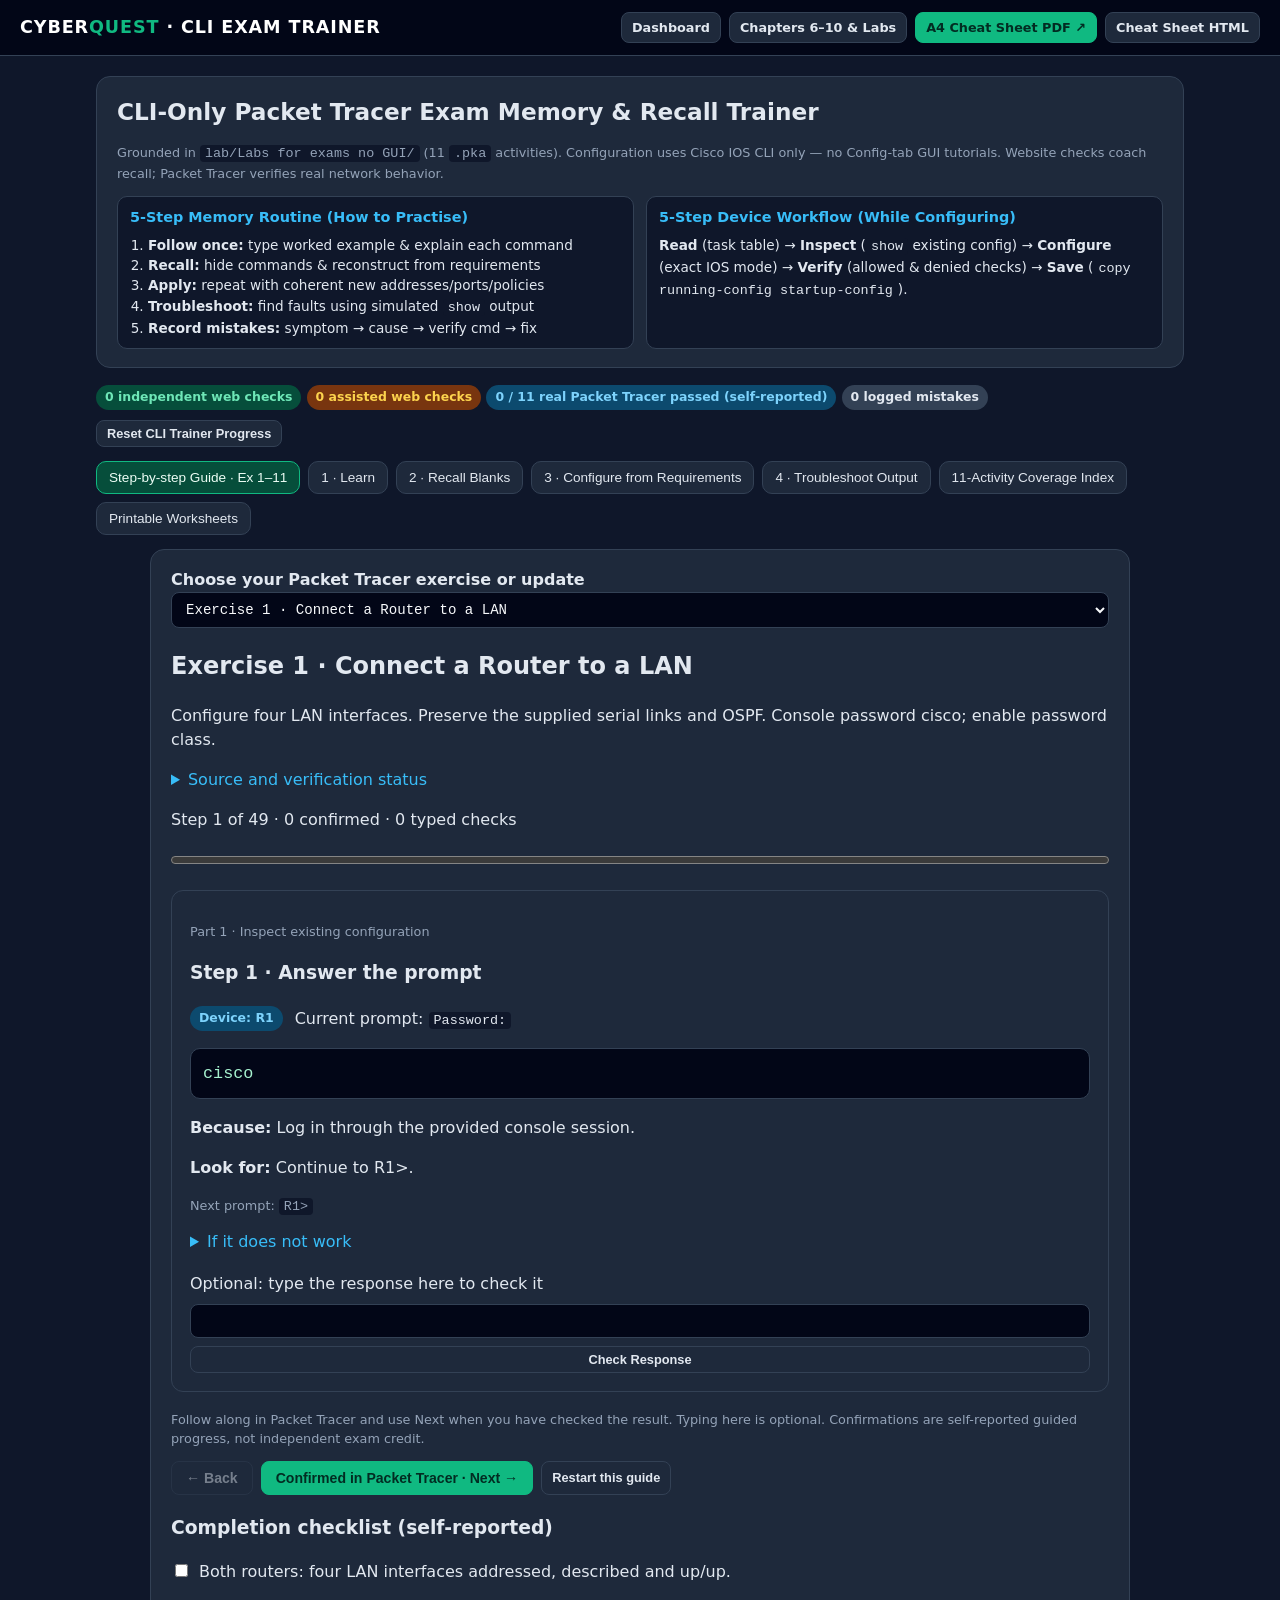
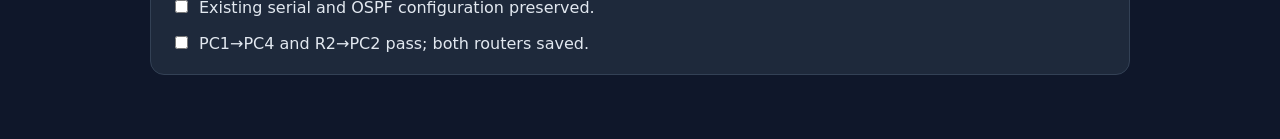
<file: cli-trainer.html>
<!DOCTYPE html>
<html lang="en">
<head>
  <meta charset="UTF-8">
  <meta name="viewport" content="width=device-width, initial-scale=1.0">
  <title>CLI-Only Packet Tracer Exam Trainer · CyberQuest</title>
  <style>
    :root {
      --bg: #0f172a;
      --card: #1e293b;
      --border: #334155;
      --text: #e2e8f0;
      --muted: #94a3b8;
      --accent: #10b981;
      --cyan: #38bdf8;
      --warn: #f59e0b;
      --err: #ef4444;
    }
    * { box-sizing: border-box; }
    body {
      margin: 0;
      font-family: "Segoe UI", system-ui, -apple-system, sans-serif;
      background: var(--bg);
      color: var(--text);
      line-height: 1.5;
    }
    a { color: var(--cyan); text-decoration: none; }
    a:hover { text-decoration: underline; }
    .topbar {
      display: flex;
      flex-wrap: wrap;
      justify-content: space-between;
      align-items: center;
      gap: 10px;
      padding: 12px 20px;
      background: #020617;
      border-bottom: 1px solid var(--border);
    }
    .brand { font-weight: 800; letter-spacing: 0.05em; color: #fff; font-size: 1.1rem; }
    .brand span { color: var(--accent); }
    .nav-links { display: flex; flex-wrap: wrap; gap: 8px; align-items: center; }
    .button {
      display: inline-block;
      padding: 8px 14px;
      border-radius: 8px;
      border: 1px solid var(--border);
      background: var(--card);
      color: var(--text);
      font-weight: 600;
      font-size: 0.88rem;
      cursor: pointer;
    }
    .button.small { padding: 5px 10px; font-size: 0.8rem; }
    .button.primary { background: var(--accent); color: #022c22; border-color: var(--accent); }
    .button:focus-visible, input:focus-visible, textarea:focus-visible, select:focus-visible {
      outline: 2px solid var(--cyan);
      outline-offset: 2px;
    }
    main { max-width: 1120px; margin: 0 auto; padding: 20px 16px 48px; }
    .hero {
      background: var(--card);
      border: 1px solid var(--border);
      border-radius: 14px;
      padding: 18px 20px;
      margin-bottom: 16px;
    }
    .hero h1 { margin: 0 0 6px; font-size: 1.45rem; }
    .routine-grid {
      display: grid;
      grid-template-columns: repeat(auto-fit, minmax(280px, 1fr));
      gap: 12px;
      margin-top: 12px;
    }
    .routine-box {
      background: #0f172a;
      border: 1px solid var(--border);
      border-radius: 10px;
      padding: 10px 12px;
      font-size: 0.85rem;
    }
    .routine-box h2 { margin: 0 0 6px; font-size: 0.9rem; color: var(--cyan); }
    .stats-row {
      display: flex;
      flex-wrap: wrap;
      justify-content: space-between;
      align-items: center;
      gap: 10px;
      margin-bottom: 14px;
    }
    .badge {
      display: inline-block;
      padding: 3px 9px;
      border-radius: 999px;
      font-size: 0.78rem;
      font-weight: 600;
      background: #334155;
      color: var(--text);
    }
    .badge.ok { background: #064e3b; color: #6ee7b7; }
    .badge.warn { background: #78350f; color: #fcd34d; }
    .badge.info { background: #0c4a6e; color: #7dd3fc; }
    .pattern-nav, .mode-tabs {
      display: flex;
      flex-wrap: wrap;
      gap: 8px;
      margin-bottom: 14px;
    }
    .pill-btn, .mode-btn {
      padding: 8px 12px;
      border-radius: 10px;
      border: 1px solid var(--border);
      background: var(--card);
      color: var(--text);
      cursor: pointer;
      font-size: 0.85rem;
      text-align: left;
    }
    .pill-btn.active, .mode-btn.active {
      border-color: var(--accent);
      background: #064e3b;
      color: #ecfdf5;
    }
    .card {
      background: var(--card);
      border: 1px solid var(--border);
      border-radius: 14px;
      padding: 18px 20px;
      margin-bottom: 16px;
    }
    .scenario-bar {
      display: flex;
      flex-wrap: wrap;
      justify-content: space-between;
      align-items: center;
      gap: 10px;
      margin-bottom: 12px;
    }
    .cue {
      background: #0f172a;
      border-left: 3px solid var(--accent);
      padding: 8px 12px;
      border-radius: 6px;
    }
    .notice {
      padding: 10px 12px;
      border-radius: 8px;
      margin: 10px 0;
      font-size: 0.88rem;
    }
    .notice.warn { background: rgba(245, 158, 11, 0.14); border: 1px solid rgba(245, 158, 11, 0.45); }
    .notice.info { background: rgba(56, 189, 248, 0.12); border: 1px solid rgba(56, 189, 248, 0.4); }
    .table-wrap { width: 100%; overflow-x: auto; -webkit-overflow-scrolling: touch; }
    table { width: 100%; border-collapse: collapse; margin: 10px 0; font-size: 0.86rem; }
    th, td { border: 1px solid var(--border); padding: 7px 9px; text-align: left; vertical-align: top; }
    th { background: #0f172a; color: var(--cyan); }
    code, pre { font-family: Consolas, "Courier New", monospace; }
    code { background: #0f172a; padding: 1px 5px; border-radius: 4px; font-size: 0.84rem; }
    .ios-pre {
      background: #020617;
      border: 1px solid var(--border);
      border-radius: 10px;
      padding: 12px;
      overflow-x: auto;
      font-size: 0.85rem;
      color: #a7f3d0;
    }
    .cmd-block {
      background: #0f172a;
      border: 1px solid var(--border);
      border-radius: 10px;
      padding: 10px 14px;
      margin-bottom: 10px;
    }
    .recall-row {
      display: grid;
      grid-template-columns: 170px 1fr auto;
      gap: 8px;
      align-items: center;
      margin-bottom: 8px;
    }
    .cli-input, .cli-textarea, .mistake-grid input, select {
      width: 100%;
      background: #020617;
      color: #f8fafc;
      border: 1px solid var(--border);
      border-radius: 8px;
      padding: 8px 10px;
      font-family: Consolas, monospace;
      font-size: 0.88rem;
    }
    .btn-row { display: flex; flex-wrap: wrap; gap: 8px; margin-top: 10px; }
    .feedback { margin-top: 10px; padding: 10px 12px; border-radius: 8px; font-size: 0.9rem; }
    .feedback.ok { background: rgba(16, 185, 129, 0.16); border: 1px solid var(--accent); }
    .feedback.err { background: rgba(239, 68, 68, 0.16); border: 1px solid var(--err); }
    .feedback.warn { background: rgba(245, 158, 11, 0.16); border: 1px solid var(--warn); }
    .ts-options { display: flex; flex-direction: column; gap: 8px; margin-top: 10px; }
    .ts-opt-btn {
      text-align: left;
      padding: 10px 12px;
      border-radius: 8px;
      border: 1px solid var(--border);
      background: #0f172a;
      color: var(--text);
      cursor: pointer;
    }
    .ts-opt-btn:hover { border-color: var(--cyan); }
    .mistake-grid {
      display: grid;
      grid-template-columns: repeat(auto-fit, minmax(190px, 1fr));
      gap: 8px;
      margin-bottom: 8px;
    }
    .mini { font-size: 0.8rem; color: var(--muted); }
    .flag-note { color: #fcd34d; margin-top: 4px; }
    .worksheet-block {
      border: 1px solid var(--border);
      border-radius: 10px;
      padding: 12px;
      margin-bottom: 12px;
    }
    .write-box {
      border: 1px dashed var(--border);
      min-height: 95px;
      padding: 8px;
      margin-top: 8px;
      font-size: 0.8rem;
      color: var(--muted);
    }
    [hidden] { display: none !important; }
    .guide-card { max-width: 980px; margin-inline: auto; }
    .guide-step { border: 1px solid var(--border); border-radius: 12px; padding: 18px; margin-block: 18px; }
    .guide-context { display: flex; gap: 12px; flex-wrap: wrap; align-items: center; }
    .guide-command { font-size: 1.05rem; white-space: pre-wrap; overflow-wrap: anywhere; }
    .guide-card progress { width: 100%; accent-color: var(--cyan); }
    .guide-card details { margin-block: 12px; }
    .guide-card summary { cursor: pointer; color: var(--cyan); }
    #cli-guide-form { display: grid; gap: 8px; margin-top: 18px; }
    .guide-checklist { display: grid; gap: 12px; }
    .guide-checklist label { display: flex; align-items: baseline; gap: 8px; }
    button:disabled { opacity: .45; cursor: default; }
    .guide-card, .guide-step { min-width: 0; overflow-wrap: anywhere; }
    .guide-topology { max-width: 100%; overflow-x: auto; }
    .guide-topology table { min-width: 720px; }
    @media (max-width: 680px) {
      .recall-row { grid-template-columns: 1fr; }
    }
    @media print {
      body { background: #fff; color: #000; }
      .topbar, .pattern-nav, .mode-tabs, .stats-row, .mistake-card, #cli-print-worksheets { display: none !important; }
      .card, .hero, .worksheet-block { background: #fff; color: #000; border: 1px solid #444; break-inside: avoid; }
      .write-box { border: 1px solid #666; min-height: 110px; }
    }
  </style>
</head>
<body>
  <header class="topbar">
    <a class="brand" href="index.html">CYBER<span>QUEST</span> · CLI EXAM TRAINER</a>
    <nav class="nav-links" aria-label="Primary navigation">
      <a class="button small" href="index.html">Dashboard</a>
      <a class="button small" href="chapters6-10.html">Chapters 6–10 &amp; Labs</a>
      <a class="button small primary" href="ICT304_A4_CheatSheet.pdf" target="_blank" rel="noopener">A4 Cheat Sheet PDF ↗</a>
      <a class="button small" href="cheatsheet.html">Cheat Sheet HTML</a>
    </nav>
  </header>

  <main>
    <section class="hero">
      <h1>CLI-Only Packet Tracer Exam Memory &amp; Recall Trainer</h1>
      <p class="mini">Grounded in <code>lab/Labs for exams no GUI/</code> (11 <code>.pka</code> activities). Configuration uses Cisco IOS CLI only — no Config-tab GUI tutorials. Website checks coach recall; Packet Tracer verifies real network behavior.</p>
      <div class="routine-grid">
        <div class="routine-box">
          <h2>5-Step Memory Routine (How to Practise)</h2>
          <ol style="margin:0; padding-left:18px;">
            <li><strong>Follow once:</strong> type worked example &amp; explain each command</li>
            <li><strong>Recall:</strong> hide commands &amp; reconstruct from requirements</li>
            <li><strong>Apply:</strong> repeat with coherent new addresses/ports/policies</li>
            <li><strong>Troubleshoot:</strong> find faults using simulated <code>show</code> output</li>
            <li><strong>Record mistakes:</strong> symptom → cause → verify cmd → fix</li>
          </ol>
        </div>
        <div class="routine-box">
          <h2>5-Step Device Workflow (While Configuring)</h2>
          <p style="margin:0;"><strong>Read</strong> (task table) → <strong>Inspect</strong> (<code>show</code> existing config) → <strong>Configure</strong> (exact IOS mode) → <strong>Verify</strong> (allowed &amp; denied checks) → <strong>Save</strong> (<code>copy running-config startup-config</code>).</p>
        </div>
      </div>
    </section>

    <div class="stats-row">
      <div id="cli-stats-bar"></div>
      <button type="button" id="cli-reset-progress" class="button small">Reset CLI Trainer Progress</button>
    </div>

    <nav id="cli-pattern-nav" class="pattern-nav" aria-label="Six Reusable CLI Patterns"></nav>

    <div class="mode-tabs" role="tablist" aria-label="Learning Modes">
      <button type="button" class="mode-btn" data-cli-mode="guide">Step-by-step Guide · Ex 1–11</button>
      <button type="button" class="mode-btn" data-cli-mode="learn">1 · Learn</button>
      <button type="button" class="mode-btn" data-cli-mode="recall">2 · Recall Blanks</button>
      <button type="button" class="mode-btn" data-cli-mode="configure">3 · Configure from Requirements</button>
      <button type="button" class="mode-btn" data-cli-mode="troubleshoot">4 · Troubleshoot Output</button>
      <button type="button" class="mode-btn" data-cli-mode="index">11-Activity Coverage Index</button>
      <button type="button" class="mode-btn" data-cli-mode="worksheets">Printable Worksheets</button>
    </div>

    <div id="cli-workspace"></div>
  </main>

  <script src="cli-walkthrough-data.js" defer></script>
  <script src="cli-guide.js" defer></script>
  <script src="cli-trainer-data.js" defer></script>
  <script src="cli-trainer.js" defer></script>
</body>
</html>
</file>
<file: chapter4.css>
:root{color-scheme:dark;--bg:#090f1c;--panel:#111b2e;--line:#29384f;--muted:#a6b4ca;--text:#edf3ff;--cyan:#69e0ed;--purple:#b6a4ff;--green:#72e3b1;--red:#ffabb8}
    *{box-sizing:border-box}[hidden]{display:none!important}body{margin:0;background:var(--bg);color:var(--text);font:16px/1.65 system-ui,-apple-system,"Segoe UI",sans-serif}a{color:var(--cyan)}button,select,textarea{font:inherit}button,.button{border:1px solid #465976;border-radius:10px;background:#19263d;color:var(--text);padding:.6rem 1rem;cursor:pointer;text-decoration:none;display:inline-flex;align-items:center;justify-content:center;gap:.4rem;line-height:1.4}button:hover,.button:hover{background:#253755;border-color:var(--cyan)}button:disabled{opacity:.45;cursor:not-allowed}button.primary{background:#b8f0ec;color:#082b32;border-color:#b8f0ec;font-weight:700}button[aria-current=step]{background:#29254e;border-color:var(--purple);color:#e6e1ff}:focus-visible{outline:3px solid var(--cyan);outline-offset:4px}textarea,select{background:#0b1425;border:1px solid #647794;color:var(--text);border-radius:8px;padding:.65rem;width:100%;max-width:100%}textarea{resize:vertical;font:1rem/1.6 Consolas,"Courier New",monospace}textarea[aria-invalid=true]{border-color:var(--red)}textarea.good{border-color:var(--green)}label{display:block;margin:.5rem 0;color:var(--muted);font-size:.9rem}h1,h2,h3,h4{line-height:1.2;letter-spacing:-.025em}h1{font-size:clamp(2.2rem,5vw,3.8rem);margin:.7rem 0 1rem}h2{font-size:1.7rem;margin:.6rem 0 1rem}h3{font-size:1.15rem;margin:1.3rem 0 .7rem}h4{font-size:1rem;margin:1rem 0 .5rem}p{margin:.6rem 0 1rem}.wrap{max-width:1200px;margin:auto;padding:0 24px}.muted,.source{color:var(--muted)}.source{font-size:.82rem}.eyebrow{text-transform:uppercase;letter-spacing:.15em;font-size:.73rem;color:var(--cyan);font-weight:750}.brand{font-weight:900;letter-spacing:.06em;text-decoration:none;color:var(--text)}.brand span{color:var(--cyan)}header{border-bottom:1px solid var(--line);background:#0e1728}header .wrap{display:flex;justify-content:space-between;align-items:center;gap:1rem;padding-block:1rem}.top-links{display:flex;gap:1rem;font-size:.85rem}.skip{position:absolute;left:12px;top:-100px;background:white;color:black;padding:12px;z-index:10}.skip:focus{top:10px}.hero{padding:2.7rem 0 1.7rem;display:grid;grid-template-columns:1.6fr 1fr;gap:2rem;align-items:center}.hero p{color:var(--muted);max-width:650px}.hero-note{border-left:2px solid var(--cyan);padding:1rem 1.3rem;background:#101d2f}.hero-note p{margin-bottom:0}.stats{display:flex;gap:1.2rem;flex-wrap:wrap;font-size:.85rem;color:var(--muted)}.stats strong{color:var(--text)}.toolbar{display:flex;gap:.7rem;justify-content:space-between;flex-wrap:wrap;padding:1rem 0;border-block:1px solid var(--line);margin-bottom:1.5rem}.actions{display:flex;gap:.65rem;flex-wrap:wrap}.layout{display:grid;grid-template-columns:250px minmax(0,1fr);gap:1.5rem;align-items:start}.question-nav{position:sticky;top:16px}.question-nav label{margin-top:0}.question-list{display:grid;gap:.35rem;margin-top:1rem}.question-list button{justify-content:flex-start;text-align:left;font-size:.82rem;padding:.5rem .65rem;border-color:transparent;background:transparent}.question-list button[aria-current=step]{background:#29254e;border-color:var(--purple)}.nav-number{color:var(--cyan);font: .85rem Consolas,monospace;min-width:1.5rem}.panel{background:var(--panel);border:1px solid var(--line);border-radius:16px;padding:1.5rem;margin-bottom:1.2rem;min-width:0}#question-title{scroll-margin-top:16px}.method{border-left:3px solid var(--purple);background:#201f39;padding:.8rem 1.1rem;margin:1rem 0;border-radius:0 10px 10px 0}.method h3{margin:0 0 .5rem}.method p{margin:0}.callout{border-left:3px solid #edc27a;background:#30281e;padding:1rem;margin:1rem 0;border-radius:0 10px 10px 0}.callout p:last-child{margin-bottom:0}.ciphertext,.formula{background:#0b1425;border:1px solid var(--line);padding:1rem;border-radius:10px;font:1rem/1.8 Consolas,"Courier New",monospace;overflow-wrap:anywhere;white-space:pre-wrap}.formula{white-space:normal}.source-figure{margin:1rem 0;background:#fff;color:#172033;padding:.7rem;border-radius:10px}.source-figure img{width:100%;height:auto;display:block}.source-figure figcaption{font-size:.8rem;margin-top:.5rem;color:#34435b}.table-wrap{overflow-x:auto;max-width:100%;margin:1rem 0}.table-wrap:focus-visible{outline-offset:0}table{border-collapse:collapse;width:100%;font-size:.9rem}caption{text-align:left;font-size:.85rem;color:var(--muted);margin-bottom:.5rem}th,td{text-align:left;border-bottom:1px solid var(--line);padding:.45rem .5rem;vertical-align:top}th{color:var(--muted);font-size:.82rem}td.code,.code{font-family:Consolas,"Courier New",monospace;overflow-wrap:anywhere}.key-grid{max-width:320px}.key-grid td{font:1.1rem Consolas,monospace;border:1px solid #647794;text-align:center;padding:.6rem}.rail-table td{min-width:1.15rem;padding:.15rem;text-align:center;font: .85rem Consolas,monospace}.route-grid td{text-align:center;font:1rem Consolas,monospace;border:1px solid #647794}.reference{border:1px solid var(--line);border-radius:10px;padding:.8rem;margin:1rem 0}summary{cursor:pointer;color:var(--cyan);font-weight:650}.glyph-key{display:grid;grid-template-columns:repeat(9,minmax(0,1fr));gap:.35rem;margin-top:1rem}.glyph-key span{display:flex;align-items:center;justify-content:center;gap:.2rem;background:#0b1425;border-radius:6px;padding:.3rem}.glyph{width:30px;height:30px;flex-shrink:0;stroke:currentColor;fill:none;stroke-width:2}.glyph-key b{font-size:.85rem}.symbol-description{font-size:.85rem;overflow-wrap:anywhere}.field-note{font-size:.82rem;color:var(--muted)}.feedback{font-size:.9rem;min-height:1.5rem;margin:.3rem 0}.feedback.correct{color:var(--green)}.feedback.incorrect,.feedback.format,.feedback.empty{color:var(--red)}.hint{background:#20243c;padding:1rem;border-radius:10px;margin:1rem 0}.solution{margin-top:1.3rem;padding-top:.4rem;border-top:1px solid var(--line)}.answer{border-left:3px solid var(--green);padding:.8rem 1rem;background:#112a29;white-space:pre-wrap;overflow-wrap:anywhere}.question-controls{display:flex;justify-content:space-between;gap:1rem;margin-bottom:2rem}.question-controls p{margin:.5rem 0;color:var(--muted);font-size:.85rem}.ascii-template td{min-width:1.4rem;height:1.3rem;border:1px solid #647794}.ascii-template th{font-size:.75rem}.ascii-template{font-family:Consolas,monospace}footer{margin-top:2rem;border-top:1px solid var(--line);padding:1.5rem 0;color:var(--muted);font-size:.8rem}ul,ol{padding-left:1.4rem}li{margin:.4rem 0}#print-area{display:none}
    .layout>div,.question-nav{min-width:0}.panel p,.print-question p{overflow-wrap:anywhere}.answer-line{height:1.8rem;border-bottom:1px solid #9aa7b9;margin-bottom:.6rem}
    @media(max-width:850px){.hero{grid-template-columns:1fr;gap:1rem}.hero-note{max-width:650px}.layout{grid-template-columns:1fr}.question-nav{position:static}.question-list{display:none}.question-nav select{max-width:100%}}
    @media(max-width:520px){.wrap{padding-inline:16px}header .wrap{align-items:flex-start}.top-links{flex-direction:column;align-items:flex-end;gap:.25rem}.hero{padding-top:1.7rem}.panel{padding:1rem}.toolbar .actions{width:100%}.toolbar button{flex:1;font-size:.85rem}.glyph-key{grid-template-columns:repeat(4,minmax(0,1fr))}.question-controls{align-items:center}.question-controls p{display:none}th,td{padding:.35rem}.source-figure{padding:.4rem}.ciphertext{font-size:.92rem}}
    body.print-preview{background:#e5e7eb;color:#172033}body.print-preview>header,body.print-preview>main,body.print-preview>footer,body.print-preview>.skip{display:none}body.print-preview #print-area{display:block;max-width:850px;margin:24px auto;background:white;padding:32px;font:16px/1.5 Georgia,serif}body.print-preview #print-area *{color:#172033;background:white;border-color:#b7c0cf}body.print-preview caption{color:#34435b}.print-controls{display:flex;gap:.7rem;flex-wrap:wrap;border-bottom:1px solid #b7c0cf;padding-bottom:1rem}.print-question{border-bottom:1px solid #aaa;padding:1rem 0}.work-box{height:140px;border:1px solid #aaa;margin:1rem 0}.print-question h2{font-size:1.3rem}.print-question .source-figure{max-width:100%}.print-question .solution{border-top:none}.print-question .answer{font-weight:bold}.print-question .glyph-key{display:none}
    @media print{*{color:#000!important;background:#fff!important;box-shadow:none!important}body>header,body>main,body>footer,body>.skip,.print-controls{display:none!important}body #print-area,body.print-preview #print-area{display:block!important;padding:0;margin:0;max-width:none;font:10pt/1.4 Georgia,serif}#print-area h1{font-size:20pt}#print-area h2{font-size:14pt;break-after:avoid}#print-area h3{font-size:11pt;break-after:avoid}#print-area h4{break-after:avoid}#print-area p,#print-area li{orphans:3;widows:3}#print-area table{font-size:8pt}#print-area tr{break-inside:avoid}#print-area th{font-size:7.5pt}#print-area th,#print-area td{padding:3pt}#print-area .rail-table td{font-size:7pt;min-width:0;padding:1pt}#print-area .ciphertext,#print-area .formula{font-size:8.5pt;padding:6pt;line-height:1.5}#print-area .table-wrap{overflow:visible}#print-area .source-figure{break-inside:avoid;padding:0}#print-area .source-figure img{max-height:65mm;object-fit:contain}#print-area .callout{break-inside:avoid;padding:6pt}#print-area .answer{break-inside:avoid;padding:6pt}#print-area .work-box{break-inside:avoid;height:35mm}#print-area a{text-decoration:none}@page{size:A4;margin:15mm}}

/* Chapter 4 lesson and calculation layout. */
@media screen{body.print-preview #print-area h1{font-size:2rem;max-width:none}body.print-preview #print-area h3{font-size:1.15rem}}
@media screen and (max-width:520px){body.print-preview #print-area{padding:20px 16px;margin:12px auto}}
[hidden]{display:none!important}.source-links{display:flex;gap:1rem;flex-wrap:wrap;margin:0 0 1.2rem;font-size:.85rem}.view-buttons{display:flex;gap:.5rem}.view-buttons button[aria-pressed=true]{background:#29254e;border-color:var(--purple);color:#e6e1ff}.flow{list-style:none;counter-reset:stage;display:flex;flex-wrap:wrap;gap:.6rem;padding:0}.flow li{counter-increment:stage;margin:0;padding:.55rem .7rem;border:1px solid #506580;border-radius:8px;background:#0b1425;font-size:.85rem}.flow li::before{content:counter(stage) '. ';color:var(--cyan);font-weight:700}.given{border:1px solid var(--line);padding:.8rem 1rem;border-radius:10px}.given p:last-child{margin-bottom:0}.calculation{margin:1rem 0}#lesson-title,#question-title{scroll-margin-top:16px}.question-nav select{width:100%;min-width:0}.question-list button{overflow-wrap:anywhere}.table-wrap table{min-width:420px}.table-wrap td{overflow-wrap:anywhere}#lesson-panel,#question-panel{min-width:0}.question-controls{align-items:center}.question-controls button{flex-shrink:0}.question-controls p{text-align:center}.reference{padding:1rem}.reference summary{line-height:1.5}body.print-preview .flow li::before{color:#172033}.reference-appendix{break-before:page}.print-question .given{padding:.5rem}.print-notes{margin-top:1.5rem}
@media(min-width:821px){.question-nav{max-height:calc(100vh - 32px);overflow-y:auto;padding-right:.4rem}}
@media(max-width:520px){.toolbar>div{width:100%}.toolbar .actions{margin-top:.4rem}.actions button{flex:1}.question-controls{gap:.4rem;flex-wrap:wrap}.question-controls button{font-size:.8rem;padding:.55rem}.question-controls p{font-size:.75rem;flex:1;min-width:60px}.source-links{gap:.5rem}.view-buttons button{flex:1}.reference{padding:.65rem}}
@media print{#print-area .table-wrap{overflow:visible}#print-area .table-wrap table{min-width:0;table-layout:fixed}#print-area .table-wrap td,#print-area .table-wrap th{overflow-wrap:anywhere}#print-area .table-wrap th{font-size:7pt}#print-area .table-wrap td{font-size:8pt}#print-area .table-wrap caption{break-after:avoid}#print-area .reference-appendix h2{break-after:avoid}#print-area .given{break-inside:avoid}#print-area .calculation{break-inside:auto}#print-area .print-question{break-inside:auto}#print-area .answer{font-family:Consolas,monospace;font-size:9pt}#print-area .flow li::before{color:black}}
</file>
